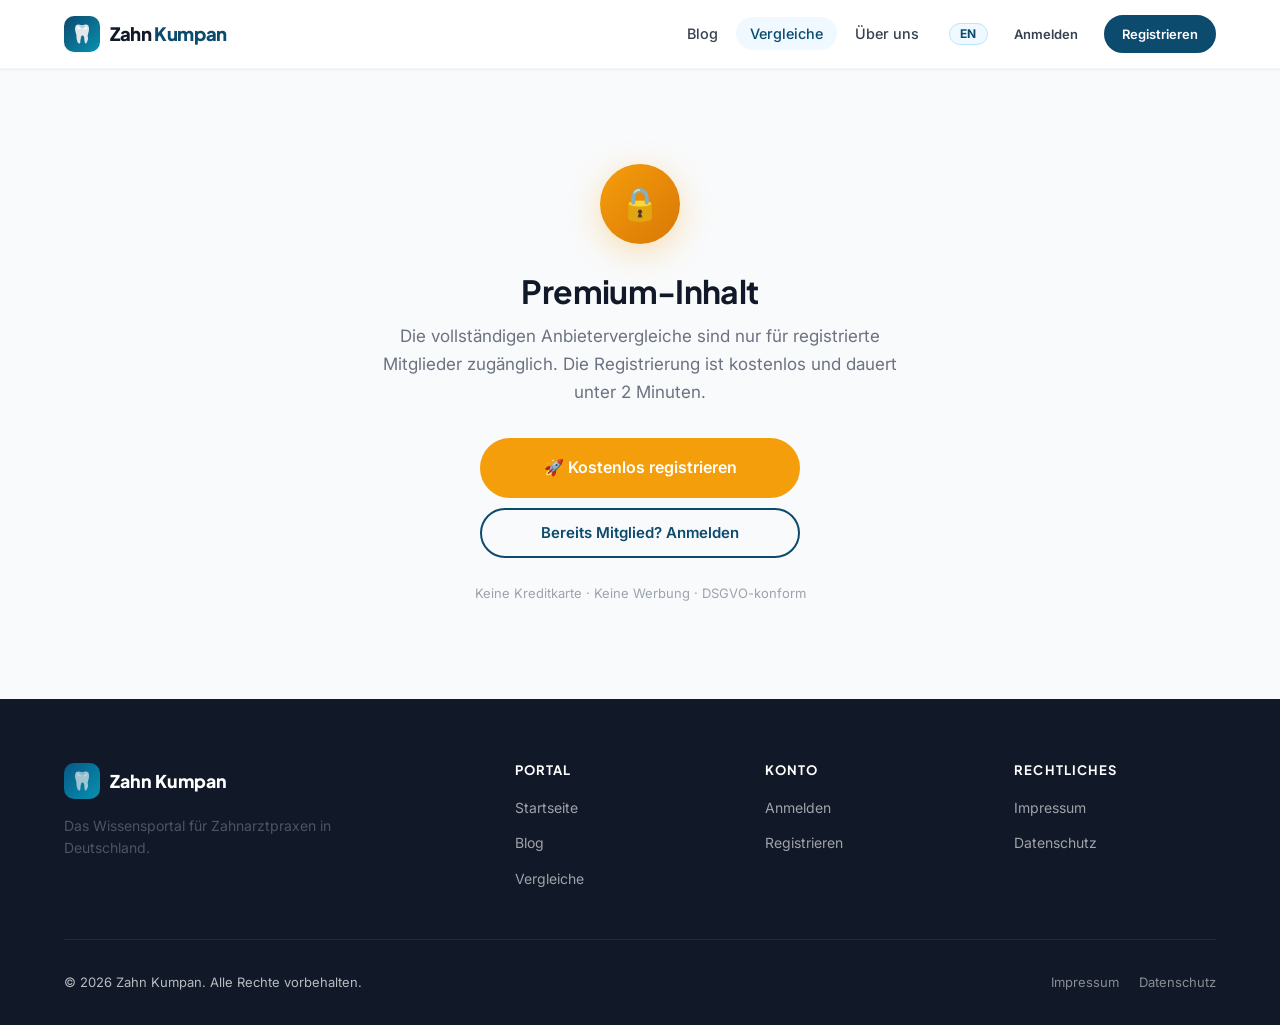
<file: src/vergleich/index.html>
<!DOCTYPE html>
<html lang="de">
<head>
  <meta charset="UTF-8">
  <meta name="viewport" content="width=device-width, initial-scale=1.0">
  <meta name="description" content="Anbietervergleiche für Zahnarztpraxen — Terminbuchungssoftware und Abrechnungszentren im detaillierten Vergleich mit Preisen, Features und Bewertungen.">
  <meta name="robots" content="noindex, nofollow">
  <title>Anbietervergleiche — Zahn Kumpan</title>
  <link rel="stylesheet" href="../assets/css/style.css">
  <link rel="icon" href="data:image/svg+xml,<svg xmlns='http://www.w3.org/2000/svg' viewBox='0 0 100 100'><text y='.9em' font-size='90'>🦷</text></svg>">
</head>
<body>
  <a href="#main-content" class="skip-link" data-i18n="shared.skip">Zum Hauptinhalt springen</a>

  <nav id="mobile-menu" class="mobile-menu" aria-label="Mobiles Menü">
    <button id="mobile-close" class="mobile-close" aria-label="Menü schließen">✕</button>
    <a href="../index.html" data-i18n="shared.mobile.home">🏠 Startseite</a>
    <a href="../blog/index.html" data-i18n="shared.mobile.blog">📰 Blog</a>
    <a href="index.html" class="active" data-i18n="shared.mobile.compare">⚡ Vergleiche</a>
    <div class="mobile-divider"></div>
    <a href="../anmelden.html" id="mobile-login" data-i18n="shared.mobile.login">🔐 Anmelden</a>
  </nav>

  <header class="site-header" role="banner">
    <div class="container">
      <nav class="nav-inner" aria-label="Hauptnavigation">
        <a href="../index.html" class="nav-logo" aria-label="Zahn Kumpan — Startseite">
          <div class="nav-logo-icon" aria-hidden="true">🦷</div>
          <span class="nav-logo-text">Zahn <span>Kumpan</span></span>
        </a>
        <ul class="nav-links" role="list">
          <li><a href="../blog/index.html" data-i18n="shared.nav.blog">Blog</a></li>
          <li><a href="index.html" class="active" data-i18n="shared.nav.compare">Vergleiche</a></li>
          <li><a href="../impressum.html" data-i18n="shared.nav.about">Über uns</a></li>
        </ul>
        <div class="nav-actions">
          <a href="../anmelden.html" class="btn btn-ghost btn-sm" id="nav-login-btn" data-i18n="shared.nav.login">Anmelden</a>
          <a href="../registrieren.html" class="btn btn-primary btn-sm" id="nav-register-btn" data-i18n="shared.nav.register.short">Registrieren</a>
          <div id="nav-user-menu" class="nav-user hidden">
            <div class="nav-user-avatar">DN</div>
            <span class="nav-user-name" id="nav-user-name">Demo Nutzer</span>
            <button id="nav-logout-btn" class="btn btn-ghost btn-sm" style="padding:4px 10px;font-size:0.8rem" aria-label="Abmelden">↪</button>
          </div>
        </div>
        <button id="nav-hamburger" class="nav-hamburger" aria-label="Menü öffnen"><span></span><span></span><span></span></button>
      </nav>
    </div>
  </header>

  <main id="main-content">
    <div id="member-bar" class="member-bar hidden">
      <div class="container">
        <div class="member-bar-inner">
          <span class="member-greeting" data-i18n-html="compare.member.greeting">Willkommen zurück, <strong>Demo Nutzer</strong>! Du hast Premium-Zugang.</span>
          <span class="member-badge" data-i18n="shared.member.badge.short">⭐ Premium aktiv</span>
        </div>
      </div>
    </div>

    <!-- Gate (not logged in) -->
    <div id="premium-gate-container">
      <div style="min-height:70vh;display:flex;align-items:center;justify-content:center;padding:80px 24px;background:var(--gray-50)">
        <div style="text-align:center;max-width:520px">
          <div style="width:80px;height:80px;background:linear-gradient(135deg,var(--amber-500),var(--amber-600));border-radius:50%;display:flex;align-items:center;justify-content:center;font-size:2rem;margin:0 auto 28px;box-shadow:0 8px 32px rgba(245,158,11,0.3)">🔒</div>
          <h1 style="font-size:2rem;margin-bottom:12px;letter-spacing:-0.02em" data-i18n="compare.gate.heading">Premium-Inhalt</h1>
          <p style="color:var(--gray-500);font-size:1.0625rem;margin-bottom:32px;line-height:1.65" data-i18n="compare.gate.desc">
            Die vollständigen Anbietervergleiche sind nur für registrierte Mitglieder zugänglich. Die Registrierung ist kostenlos und dauert unter 2 Minuten.
          </p>
          <div style="display:flex;flex-direction:column;gap:10px;max-width:320px;margin:0 auto 24px">
            <a href="../registrieren.html" class="btn btn-amber btn-lg btn-full" data-i18n="compare.gate.cta1">🚀 Kostenlos registrieren</a>
            <a href="../anmelden.html" class="btn btn-outline btn-full" data-i18n="compare.gate.cta2">Bereits Mitglied? Anmelden</a>
          </div>
          <p style="font-size:0.8125rem;color:var(--gray-400)" data-i18n="compare.gate.note">Keine Kreditkarte · Keine Werbung · DSGVO-konform</p>
        </div>
      </div>
    </div>

    <!-- Upgrade gate (free user: logged in, no premium subscription) -->
    <div id="premium-upgrade-container" class="hidden">
      <div style="min-height:70vh;display:flex;align-items:center;justify-content:center;padding:80px 24px;background:linear-gradient(135deg,var(--amber-50),#fff9f0)">
        <div style="text-align:center;max-width:560px">
          <div style="width:80px;height:80px;background:linear-gradient(135deg,var(--amber-400),var(--amber-600));border-radius:50%;display:flex;align-items:center;justify-content:center;font-size:2rem;margin:0 auto 20px;box-shadow:0 8px 32px rgba(245,158,11,0.35)" aria-hidden="true">⭐</div>
          <div style="display:inline-block;padding:4px 14px;background:var(--amber-100);color:var(--amber-800);border:1px solid var(--amber-200);border-radius:999px;font-size:0.8rem;font-weight:600;margin-bottom:20px" data-i18n="compare.upgrade.plan">📌 Kostenloses Konto aktiv</div>
          <h1 style="font-size:2rem;margin-bottom:12px;letter-spacing:-0.02em" data-i18n="compare.upgrade.heading">Premium freischalten</h1>
          <p style="color:var(--gray-500);font-size:1.0625rem;margin-bottom:28px;line-height:1.65" data-i18n="compare.upgrade.desc">
            Du bist angemeldet, hast aber noch kein Premium-Abonnement. Anbietervergleiche sind ausschließlich für Premium-Mitglieder zugänglich.
          </p>
          <ul style="list-style:none;padding:0;margin:0 auto 32px;max-width:400px;text-align:left;display:flex;flex-direction:column;gap:10px">
            <li style="display:flex;gap:10px;align-items:flex-start"><span style="color:var(--amber-600);font-weight:700;font-size:1rem;flex-shrink:0">✓</span><span data-i18n="compare.upgrade.li1">6 vollständige Anbieterprofile mit echten Preisen</span></li>
            <li style="display:flex;gap:10px;align-items:flex-start"><span style="color:var(--amber-600);font-weight:700;font-size:1rem;flex-shrink:0">✓</span><span data-i18n="compare.upgrade.li2">Filterbare Vergleiche nach Preis, Support und Kategorie</span></li>
            <li style="display:flex;gap:10px;align-items:flex-start"><span style="color:var(--amber-600);font-weight:700;font-size:1rem;flex-shrink:0">✓</span><span data-i18n="compare.upgrade.li3">Detaillierte Vor- und Nachteile aus echten Praxen</span></li>
            <li style="display:flex;gap:10px;align-items:flex-start"><span style="color:var(--amber-600);font-weight:700;font-size:1rem;flex-shrink:0">✓</span><span data-i18n="compare.upgrade.li4">Quartalsweise aktualisierte Anbieterdaten</span></li>
          </ul>
          <div style="display:flex;flex-direction:column;gap:10px;max-width:340px;margin:0 auto 20px">
            <a href="../preise.html" class="btn btn-amber btn-lg btn-full" data-i18n="compare.upgrade.cta">⭐ Jetzt auf Premium upgraden</a>
            <a href="../index.html" class="btn btn-outline btn-full" data-i18n="compare.upgrade.back">← Zurück zur Startseite</a>
          </div>
          <p style="font-size:0.8125rem;color:var(--gray-400)" data-i18n="compare.upgrade.price">ab €14,90/Monat · Keine Kreditkarte nötig · Jederzeit kündbar</p>
        </div>
      </div>
    </div>

    <!-- Full comparison content (logged in) -->
    <div id="premium-full-content" class="hidden">
      <div style="background:linear-gradient(135deg,var(--primary-900),var(--primary-700));padding:64px 0 48px;color:white">
        <div class="container">
          <div style="max-width:640px">
            <nav aria-label="Breadcrumb" style="font-size:0.8125rem;color:rgba(255,255,255,0.6);margin-bottom:16px">
              <a href="../index.html" style="color:rgba(255,255,255,0.6)" data-i18n="compare.breadcrumb.home">Startseite</a>
              <span style="margin:0 8px">›</span>
              <span style="color:white" data-i18n="compare.breadcrumb.page">Vergleiche</span>
            </nav>
            <span style="display:inline-flex;align-items:center;gap:6px;padding:5px 14px;background:rgba(255,255,255,0.12);border:1px solid rgba(255,255,255,0.2);border-radius:999px;font-size:0.8rem;font-weight:600;color:rgba(255,255,255,0.9);margin-bottom:16px" data-i18n="compare.badge">
              ⭐ Premium-Inhalt
            </span>
            <h1 style="color:white;font-size:clamp(1.75rem,4vw,2.5rem);margin-bottom:12px;letter-spacing:-0.02em" data-i18n="compare.heading">Anbietervergleiche</h1>
            <p style="color:rgba(255,255,255,0.75);font-size:1.0625rem;line-height:1.65" data-i18n="compare.desc">
              Vergleiche für Terminbuchungssoftware, Abrechnungszentren, Praxissoftware (PVS) und Praxisfinanzierung — mit verifizierten Preisen, Feature-Listen und Praxis-Bewertungen. Zuletzt aktualisiert: Mai 2026.
            </p>
          </div>
        </div>
      </div>

      <section class="comparison-page" id="comparison-section" aria-labelledby="comparison-heading">
        <div class="container">
          <h2 class="sr-only" id="comparison-heading" data-i18n="compare.heading">Anbietervergleich</h2>

          <div class="filters-bar" role="search" aria-label="Vergleichs-Filter">
            <span class="filters-bar-label" data-i18n="compare.filter.label">Filter:</span>

            <div class="filter-toggle" role="group" aria-label="Kategorie">
              <button class="filter-toggle-btn active" data-category="all" data-i18n="compare.filter.all">Alle</button>
              <button class="filter-toggle-btn" data-category="terminbuchung" data-i18n="compare.filter.booking">Terminbuchung</button>
              <button class="filter-toggle-btn" data-category="abrechnung" data-i18n="compare.filter.billing">Abrechnung</button>
              <button class="filter-toggle-btn" data-category="pvs" data-i18n="compare.filter.pvs">Praxissoftware</button>
              <button class="filter-toggle-btn" data-category="finanzierung" data-i18n="compare.filter.financing">Finanzierung</button>
            </div>

            <select id="filter-price" class="filter-select" aria-label="Preisklasse filtern">
              <option value="all" data-i18n="compare.price.all">Alle Preisklassen</option>
              <option value="guenstig" data-i18n="compare.price.cheap">Günstig (&lt;€50)</option>
              <option value="mittel" data-i18n="compare.price.mid">Mittel (€50–€120)</option>
              <option value="premium" data-i18n="compare.price.premium">Premium (&gt;€120)</option>
              <option value="provision" data-i18n="compare.price.provision">Provisionsbasiert</option>
            </select>

            <select id="filter-support" class="filter-select" aria-label="Mindest-Supportqualität">
              <option value="all" data-i18n="compare.support.all">Alle Supportqualitäten</option>
              <option value="4" data-i18n="compare.support.good">Sehr gut &amp; besser</option>
              <option value="5" data-i18n="compare.support.best">Nur Exzellent</option>
            </select>

            <select id="filter-sort" class="filter-select" aria-label="Sortierung">
              <option value="rating" data-i18n="compare.sort.rating">Sortieren: Beste Bewertung</option>
              <option value="price" data-i18n="compare.sort.price">Sortieren: Niedrigster Preis</option>
              <option value="support" data-i18n="compare.sort.support">Sortieren: Bester Support</option>
            </select>

            <span id="filter-results-count" class="filter-results" aria-live="polite">13 Anbieter gefunden</span>

            <div class="view-toggle" role="group" aria-label="Darstellung wählen" style="margin-left:auto">
              <button class="view-toggle-btn active" data-view="cards" aria-pressed="true" data-i18n="compare.view.cards">⊞ Kacheln</button>
              <button class="view-toggle-btn" data-view="table" aria-pressed="false" data-i18n="compare.view.table">☰ Tabelle</button>
            </div>
          </div>

          <div id="cards-view">
            <div class="comparison-grid" id="comparison-grid" aria-label="Anbieter-Kacheln"></div>
          </div>

          <div id="table-view" class="hidden">
            <div class="comparison-table-wrapper" role="region" aria-label="Anbietervergleich-Tabelle" tabindex="0">
              <table class="comparison-table" aria-label="Anbietervergleich">
                <thead>
                  <tr>
                    <th scope="col"><button data-sort="name"><span data-i18n="compare.th.provider">Anbieter</span> <span class="sort-arrow">↕</span></button></th>
                    <th scope="col"><button data-sort="price"><span data-i18n="compare.th.price">Preis</span> <span class="sort-arrow">↕</span></button></th>
                    <th scope="col"><button data-sort="rating"><span data-i18n="compare.th.rating">Bewertung</span> <span class="sort-arrow">↓</span></button></th>
                    <th scope="col"><button data-sort="support"><span data-i18n="compare.th.support">Support</span> <span class="sort-arrow">↕</span></button></th>
                    <th scope="col" data-i18n="compare.th.trial">Testzeitraum</th>
                    <th scope="col" data-i18n="compare.th.features">Features</th>
                    <th scope="col"><span class="sr-only">Aktionen</span></th>
                  </tr>
                </thead>
                <tbody id="comparison-tbody"></tbody>
              </table>
            </div>
          </div>

          <div style="margin-top:32px;padding:20px 24px;background:var(--primary-50);border:1px solid var(--primary-100);border-radius:var(--radius-md)">
            <p style="font-size:0.875rem;color:var(--primary-800);line-height:1.6">
              <strong>Hinweis:</strong> Alle Preise und Angaben wurden im Mai 2026 recherchiert. Tatsächliche Konditionen können abweichen — bitte prüfen Sie die aktuellen Informationen direkt beim Anbieter. Unsere Vergleiche sind unabhängig und werden nicht von den Anbietern gesponsert.
            </p>
          </div>
        </div>
      </section>
    </div>
  </main>

  <footer class="site-footer" role="contentinfo">
    <div class="container">
      <div class="footer-grid">
        <div class="footer-brand">
          <a href="../index.html" class="footer-logo"><div class="footer-logo-icon">🦷</div><span class="footer-logo-text">Zahn Kumpan</span></a>
          <p class="footer-tagline" data-i18n="shared.footer.tagline.short">Das Wissensportal für Zahnarztpraxen in Deutschland.</p>
        </div>
        <div class="footer-col">
          <h4 data-i18n="shared.footer.portal">Portal</h4>
          <ul class="footer-links">
            <li><a href="../index.html" data-i18n="shared.footer.home">Startseite</a></li>
            <li><a href="../blog/index.html">Blog</a></li>
            <li><a href="index.html" data-i18n="shared.footer.compare">Vergleiche</a></li>
          </ul>
        </div>
        <div class="footer-col">
          <h4 data-i18n="shared.footer.account">Konto</h4>
          <ul class="footer-links">
            <li><a href="../anmelden.html" data-i18n="shared.footer.login">Anmelden</a></li>
            <li><a href="../registrieren.html" data-i18n="shared.footer.register">Registrieren</a></li>
          </ul>
        </div>
        <div class="footer-col">
          <h4 data-i18n="shared.footer.legal">Rechtliches</h4>
          <ul class="footer-links">
            <li><a href="../impressum.html" data-i18n="shared.footer.imprint">Impressum</a></li>
            <li><a href="../datenschutz.html" data-i18n="shared.footer.privacy">Datenschutz</a></li>
          </ul>
        </div>
      </div>
      <div class="footer-bottom">
        <span data-i18n="shared.footer.copyright">© 2026 Zahn Kumpan. Alle Rechte vorbehalten.</span>
        <div class="footer-bottom-links">
          <a href="../impressum.html" data-i18n="shared.footer.imprint">Impressum</a>
          <a href="../datenschutz.html" data-i18n="shared.footer.privacy">Datenschutz</a>
        </div>
      </div>
    </div>
  </footer>

  <script src="../assets/js/i18n.js"></script>
  <script src="../assets/js/auth.js"></script>
  <script src="../assets/js/comparison.js"></script>
  <script src="../assets/js/main.js"></script>
</body>
</html>
</file>
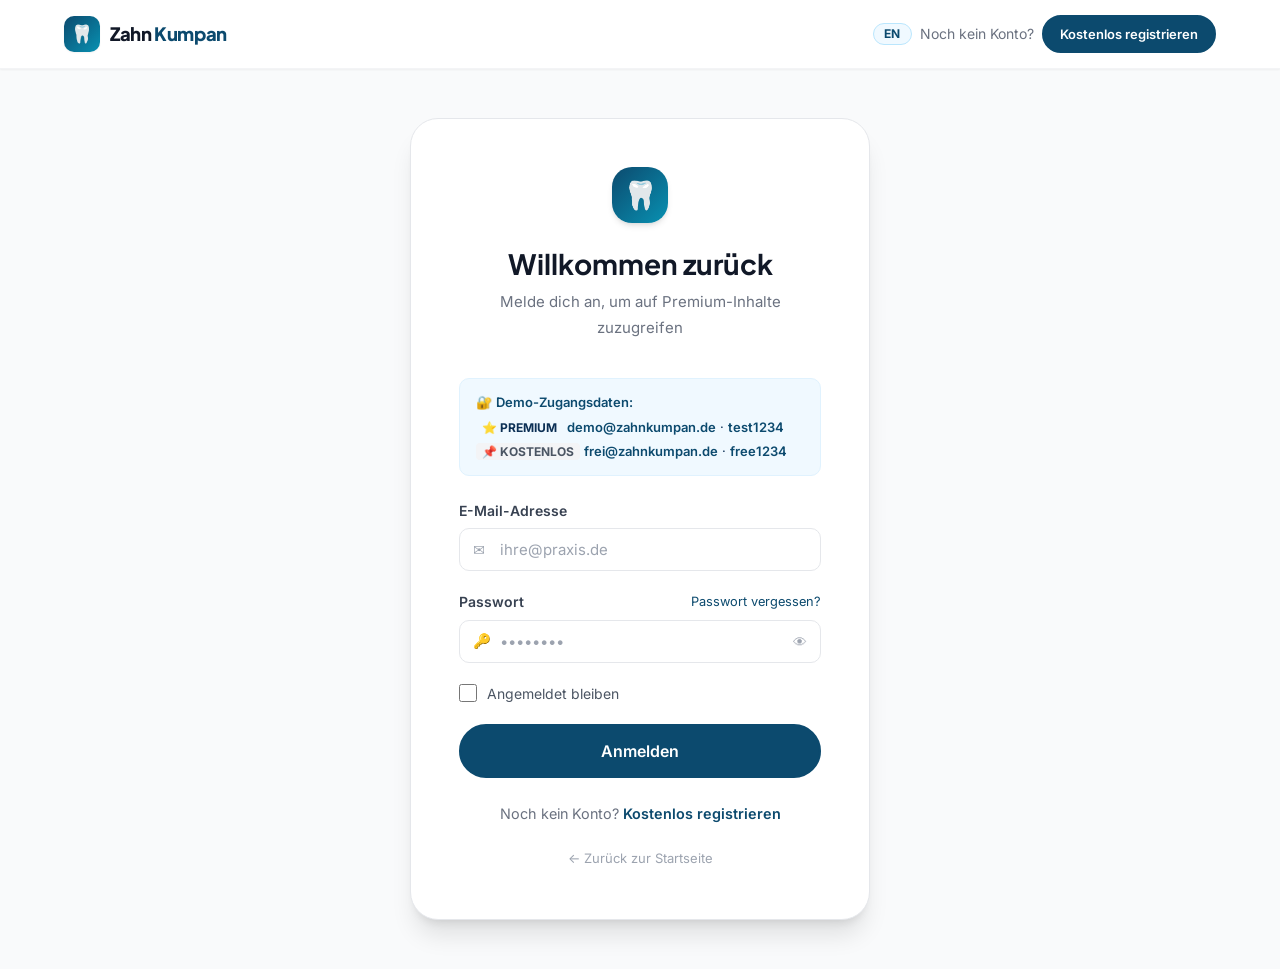
<file: src/anmelden.html>
<!DOCTYPE html>
<html lang="de">
<head>
  <meta charset="UTF-8">
  <meta name="viewport" content="width=device-width, initial-scale=1.0">
  <meta name="robots" content="noindex, nofollow">
  <title>Anmelden — Zahn Kumpan</title>
  <link rel="stylesheet" href="assets/css/style.css">
  <link rel="icon" href="data:image/svg+xml,<svg xmlns='http://www.w3.org/2000/svg' viewBox='0 0 100 100'><text y='.9em' font-size='90'>🦷</text></svg>">
</head>
<body>
  <a href="#main-content" class="skip-link" data-i18n="shared.skip">Zum Hauptinhalt springen</a>

  <header class="site-header" role="banner">
    <div class="container">
      <nav class="nav-inner" aria-label="Hauptnavigation">
        <a href="index.html" class="nav-logo" aria-label="Zahn Kumpan — Startseite">
          <div class="nav-logo-icon" aria-hidden="true">🦷</div>
          <span class="nav-logo-text">Zahn <span>Kumpan</span></span>
        </a>
        <div class="nav-actions" style="margin-left:auto">
          <span style="font-size:0.875rem;color:var(--gray-500)" data-i18n="login.no.account.nav">Noch kein Konto?</span>
          <a href="registrieren.html" class="btn btn-primary btn-sm" data-i18n="shared.nav.register">Kostenlos registrieren</a>
        </div>
      </nav>
    </div>
  </header>

  <main id="main-content">
    <div class="auth-page">
      <div class="auth-card" role="main" aria-labelledby="login-heading">
        <div class="auth-header">
          <div class="auth-logo">
            <div style="width:56px;height:56px;background:linear-gradient(135deg,var(--primary-700),var(--teal-600));border-radius:var(--radius-lg);display:flex;align-items:center;justify-content:center;font-size:1.75rem;box-shadow:var(--shadow-md)">🦷</div>
          </div>
          <h1 class="auth-title" id="login-heading" data-i18n="login.heading">Willkommen zurück</h1>
          <p class="auth-subtitle" data-i18n="login.subtitle">Melde dich an, um auf Premium-Inhalte zuzugreifen</p>
        </div>

        <div class="demo-hint" role="note" aria-label="Demo-Zugangsdaten">
          🔐 <strong>Demo-Zugangsdaten:</strong><br>
          <span style="display:block;margin-top:6px">
            <span style="background:var(--amber-100);color:var(--amber-800);border-radius:4px;padding:1px 6px;font-size:0.75rem;font-weight:700">⭐ PREMIUM</span>
            <strong>demo@zahnkumpan.de</strong> · <strong>test1234</strong>
          </span>
          <span style="display:block;margin-top:4px">
            <span style="background:var(--gray-100);color:var(--gray-600);border-radius:4px;padding:1px 6px;font-size:0.75rem;font-weight:700">📌 KOSTENLOS</span>
            <strong>frei@zahnkumpan.de</strong> · <strong>free1234</strong>
          </span>
        </div>

        <div id="login-error" class="alert alert-error hidden" role="alert" aria-live="assertive"></div>

        <form id="login-form" novalidate aria-label="Anmeldeformular">
          <div class="form-group">
            <label for="login-email" class="form-label" data-i18n="login.email.label">E-Mail-Adresse</label>
            <div class="form-input-wrapper">
              <span class="form-input-icon" aria-hidden="true">✉</span>
              <input type="email" id="login-email" name="email" class="form-input"
                placeholder="ihre@praxis.de" data-i18n-placeholder="login.email.placeholder"
                autocomplete="email" required aria-required="true" aria-describedby="email-hint">
            </div>
            <span id="email-hint" class="form-hint sr-only">Geben Sie Ihre E-Mail-Adresse ein</span>
          </div>

          <div class="form-group">
            <div style="display:flex;justify-content:space-between;align-items:center;margin-bottom:6px">
              <label for="login-password" class="form-label" style="margin-bottom:0" data-i18n="login.password.label">Passwort</label>
              <a href="#" style="font-size:0.8rem;color:var(--primary-700)" data-i18n="login.password.forgot">Passwort vergessen?</a>
            </div>
            <div class="form-input-wrapper">
              <span class="form-input-icon" aria-hidden="true">🔑</span>
              <input type="password" id="login-password" name="password" class="form-input"
                placeholder="••••••••" autocomplete="current-password" required aria-required="true">
              <button type="button" id="toggle-password" class="form-input-toggle" aria-label="Passwort anzeigen/verstecken">👁</button>
            </div>
          </div>

          <div class="form-group">
            <div class="form-checkbox-group">
              <input type="checkbox" id="remember-me" name="remember" class="form-checkbox">
              <label for="remember-me" class="form-checkbox-label" data-i18n="login.remember">Angemeldet bleiben</label>
            </div>
          </div>

          <button type="submit" id="login-submit" class="btn btn-primary btn-full btn-lg" data-i18n="login.submit">Anmelden</button>
        </form>

        <div class="auth-switch">
          <span data-i18n="login.no.account">Noch kein Konto?</span> <a href="registrieren.html" data-i18n="login.register.link">Kostenlos registrieren</a>
        </div>

        <div style="margin-top:20px;text-align:center">
          <a href="index.html" style="font-size:0.8125rem;color:var(--gray-400);text-decoration:none" data-i18n="login.back">← Zurück zur Startseite</a>
        </div>
      </div>
    </div>
  </main>

  <script src="assets/js/i18n.js"></script>
  <script src="assets/js/auth.js"></script>
  <script src="assets/js/main.js"></script>
</body>
</html>
</file>
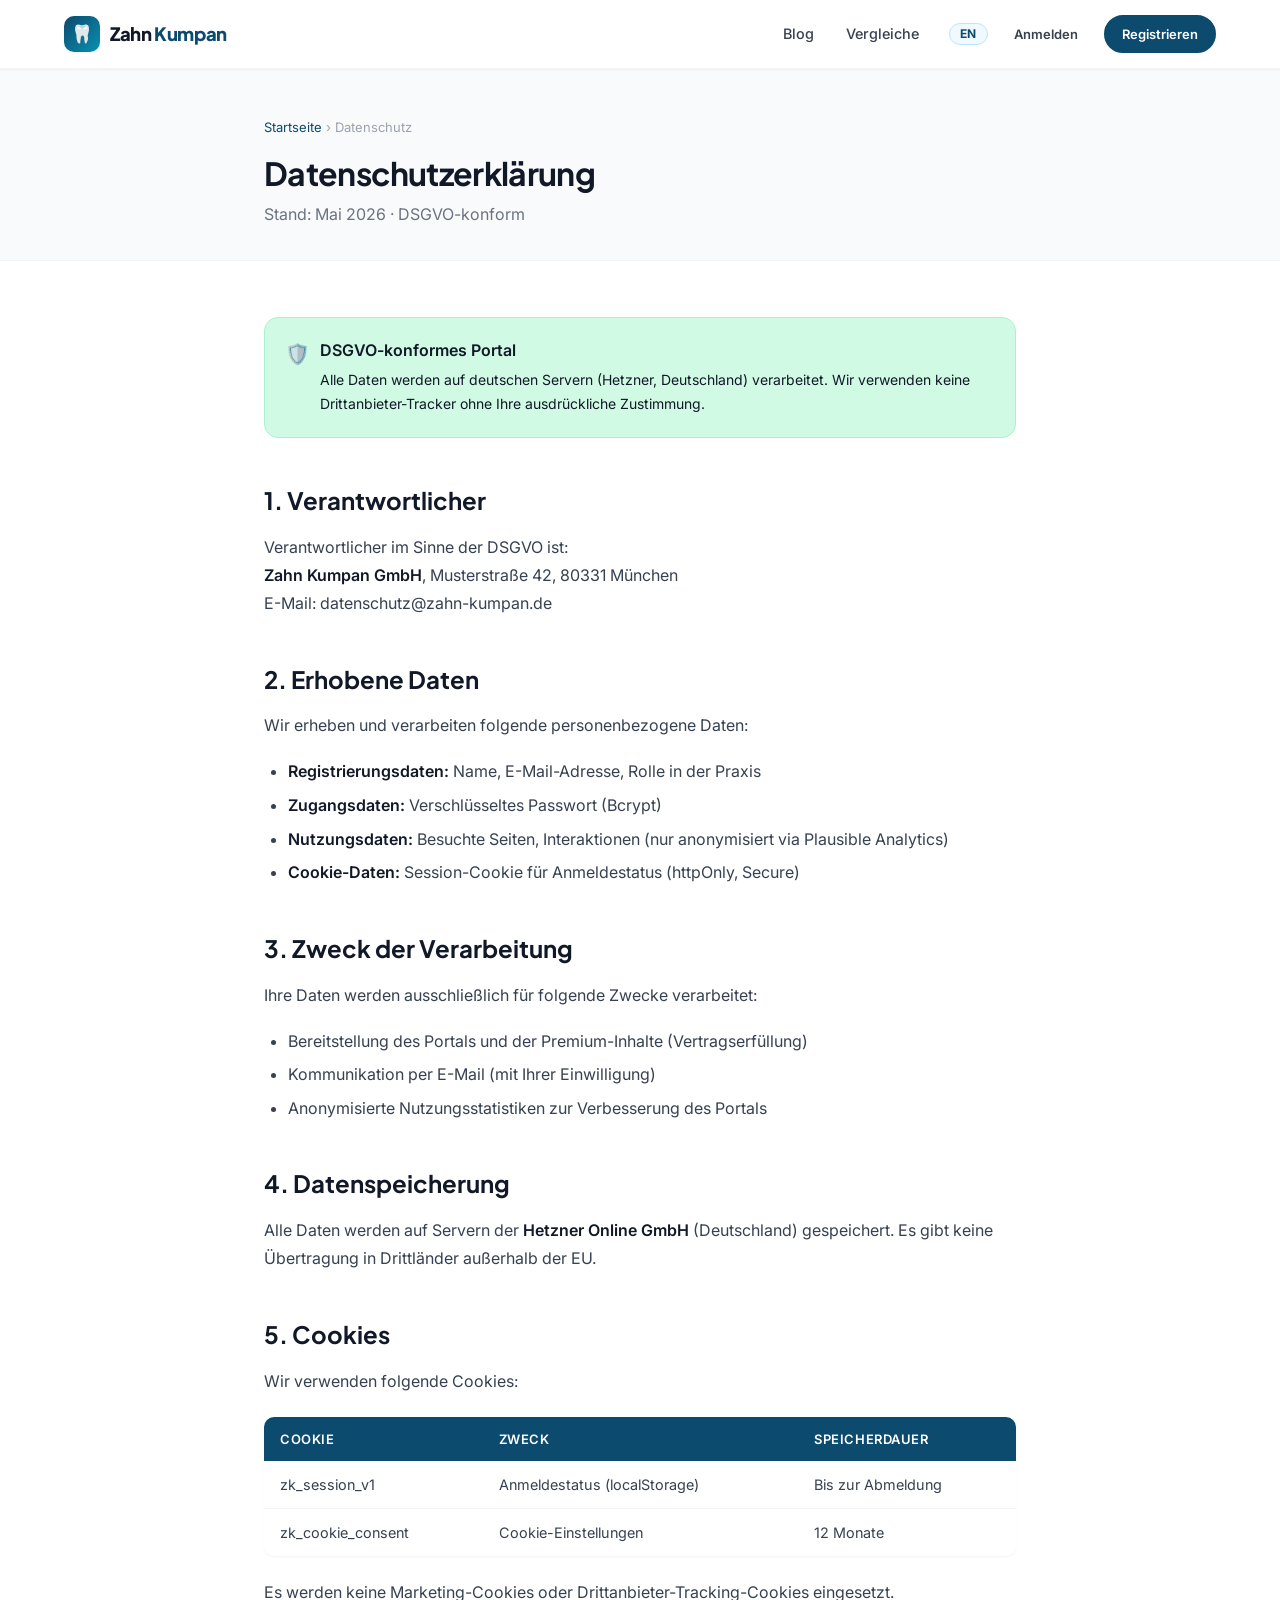
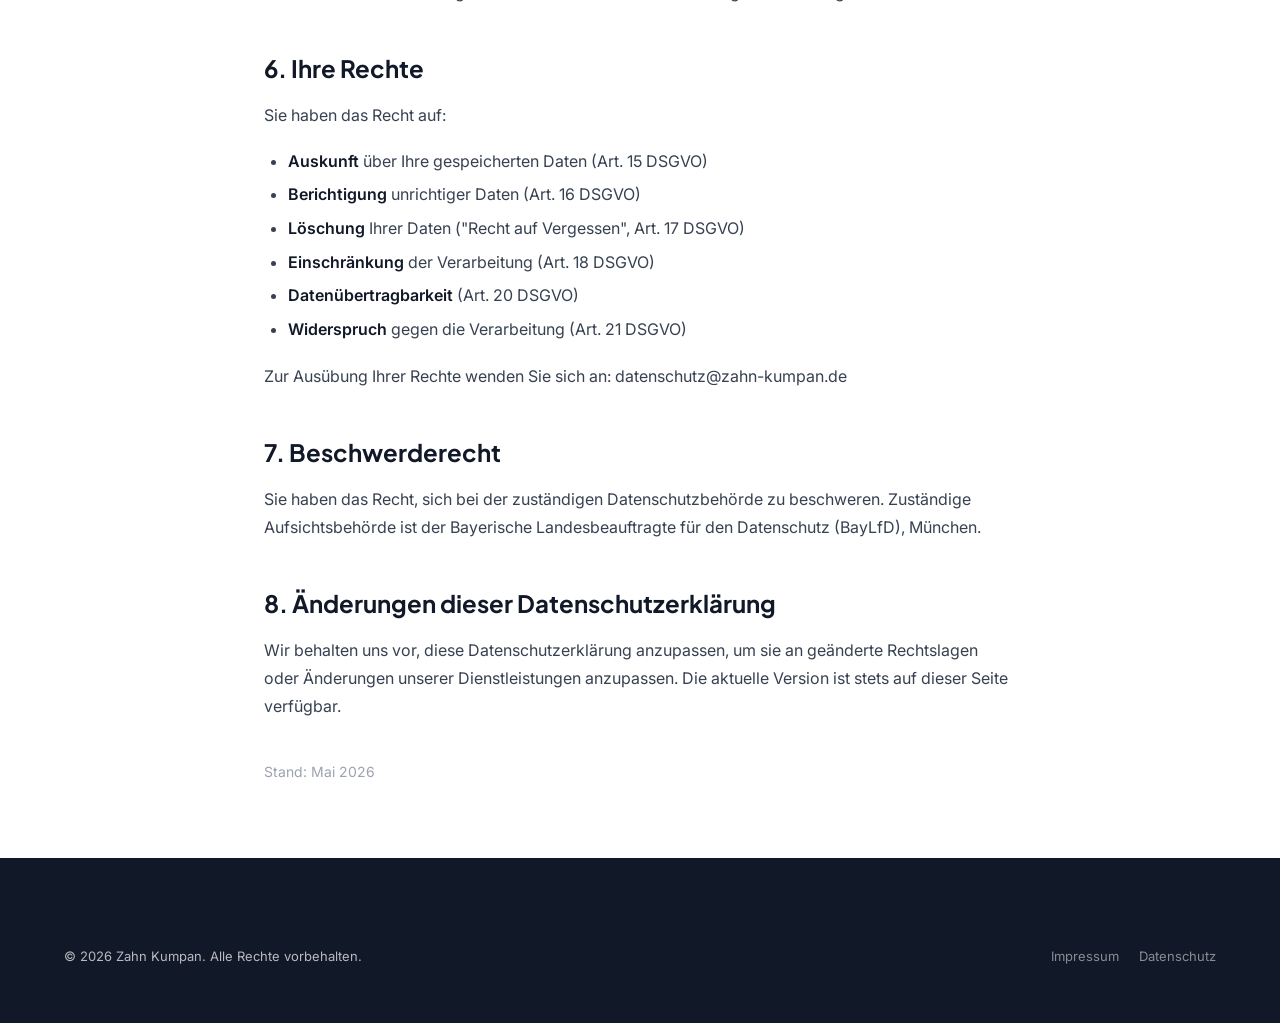
<file: src/datenschutz.html>
<!DOCTYPE html>
<html lang="de">
<head>
  <meta charset="UTF-8">
  <meta name="viewport" content="width=device-width, initial-scale=1.0">
  <meta name="robots" content="noindex, nofollow">
  <title>Datenschutzerklärung — Zahn Kumpan</title>
  <link rel="stylesheet" href="assets/css/style.css">
  <link rel="icon" href="data:image/svg+xml,<svg xmlns='http://www.w3.org/2000/svg' viewBox='0 0 100 100'><text y='.9em' font-size='90'>🦷</text></svg>">
</head>
<body>
  <a href="#main-content" class="skip-link" data-i18n="shared.skip">Zum Hauptinhalt springen</a>
  <header class="site-header" role="banner">
    <div class="container">
      <nav class="nav-inner" aria-label="Hauptnavigation">
        <a href="index.html" class="nav-logo"><div class="nav-logo-icon" aria-hidden="true">🦷</div><span class="nav-logo-text">Zahn <span>Kumpan</span></span></a>
        <ul class="nav-links" role="list">
          <li><a href="blog/index.html" data-i18n="shared.nav.blog">Blog</a></li>
          <li><a href="vergleich/index.html"><span data-i18n="shared.nav.compare">Vergleiche</span></a></li>
        </ul>
        <div class="nav-actions">
          <a href="anmelden.html" class="btn btn-ghost btn-sm" id="nav-login-btn" data-i18n="shared.nav.login">Anmelden</a>
          <a href="registrieren.html" class="btn btn-primary btn-sm" id="nav-register-btn" data-i18n="shared.nav.register.short">Registrieren</a>
          <div id="nav-user-menu" class="nav-user hidden"><div class="nav-user-avatar">DN</div><span class="nav-user-name" id="nav-user-name">Demo Nutzer</span><button id="nav-logout-btn" class="btn btn-ghost btn-sm" style="padding:4px 10px;font-size:0.8rem">↪</button></div>
        </div>
      </nav>
    </div>
  </header>

  <main id="main-content">
    <div style="background:var(--gray-50);padding:48px 0 32px;border-bottom:1px solid var(--gray-100)">
      <div class="container-narrow">
        <nav style="font-size:0.8125rem;color:var(--gray-400);margin-bottom:16px">
          <a href="index.html" style="color:var(--primary-700)" data-i18n="shared.footer.home">Startseite</a> › <span data-i18n="shared.footer.privacy">Datenschutz</span>
        </nav>
        <h1 style="font-size:2rem;letter-spacing:-0.02em">Datenschutzerklärung</h1>
        <p style="color:var(--gray-500);margin-top:8px">Stand: Mai 2026 · DSGVO-konform</p>
      </div>
    </div>

    <div class="section-sm">
      <div class="container-narrow">
        <div class="article-body">
          <div style="padding:20px;background:var(--green-100);border:1px solid #A7F3D0;border-radius:var(--radius-md);margin-bottom:32px">
            <div style="display:flex;gap:10px;align-items:flex-start">
              <span style="font-size:1.25rem">🛡️</span>
              <div>
                <strong style="color:var(--green-700)">DSGVO-konformes Portal</strong>
                <p style="margin:4px 0 0;font-size:0.875rem;color:var(--green-700)">Alle Daten werden auf deutschen Servern (Hetzner, Deutschland) verarbeitet. Wir verwenden keine Drittanbieter-Tracker ohne Ihre ausdrückliche Zustimmung.</p>
              </div>
            </div>
          </div>

          <h2>1. Verantwortlicher</h2>
          <p>Verantwortlicher im Sinne der DSGVO ist:<br>
          <strong>Zahn Kumpan GmbH</strong>, Musterstraße 42, 80331 München<br>
          E-Mail: datenschutz@zahn-kumpan.de</p>

          <h2>2. Erhobene Daten</h2>
          <p>Wir erheben und verarbeiten folgende personenbezogene Daten:</p>
          <ul>
            <li><strong>Registrierungsdaten:</strong> Name, E-Mail-Adresse, Rolle in der Praxis</li>
            <li><strong>Zugangsdaten:</strong> Verschlüsseltes Passwort (Bcrypt)</li>
            <li><strong>Nutzungsdaten:</strong> Besuchte Seiten, Interaktionen (nur anonymisiert via Plausible Analytics)</li>
            <li><strong>Cookie-Daten:</strong> Session-Cookie für Anmeldestatus (httpOnly, Secure)</li>
          </ul>

          <h2>3. Zweck der Verarbeitung</h2>
          <p>Ihre Daten werden ausschließlich für folgende Zwecke verarbeitet:</p>
          <ul>
            <li>Bereitstellung des Portals und der Premium-Inhalte (Vertragserfüllung)</li>
            <li>Kommunikation per E-Mail (mit Ihrer Einwilligung)</li>
            <li>Anonymisierte Nutzungsstatistiken zur Verbesserung des Portals</li>
          </ul>

          <h2>4. Datenspeicherung</h2>
          <p>Alle Daten werden auf Servern der <strong>Hetzner Online GmbH</strong> (Deutschland) gespeichert. Es gibt keine Übertragung in Drittländer außerhalb der EU.</p>

          <h2 id="cookies">5. Cookies</h2>
          <p>Wir verwenden folgende Cookies:</p>
          <table>
            <thead><tr><th>Cookie</th><th>Zweck</th><th>Speicherdauer</th></tr></thead>
            <tbody>
              <tr><td>zk_session_v1</td><td>Anmeldestatus (localStorage)</td><td>Bis zur Abmeldung</td></tr>
              <tr><td>zk_cookie_consent</td><td>Cookie-Einstellungen</td><td>12 Monate</td></tr>
            </tbody>
          </table>
          <p>Es werden keine Marketing-Cookies oder Drittanbieter-Tracking-Cookies eingesetzt.</p>

          <h2>6. Ihre Rechte</h2>
          <p>Sie haben das Recht auf:</p>
          <ul>
            <li><strong>Auskunft</strong> über Ihre gespeicherten Daten (Art. 15 DSGVO)</li>
            <li><strong>Berichtigung</strong> unrichtiger Daten (Art. 16 DSGVO)</li>
            <li><strong>Löschung</strong> Ihrer Daten ("Recht auf Vergessen", Art. 17 DSGVO)</li>
            <li><strong>Einschränkung</strong> der Verarbeitung (Art. 18 DSGVO)</li>
            <li><strong>Datenübertragbarkeit</strong> (Art. 20 DSGVO)</li>
            <li><strong>Widerspruch</strong> gegen die Verarbeitung (Art. 21 DSGVO)</li>
          </ul>

          <p>Zur Ausübung Ihrer Rechte wenden Sie sich an: datenschutz@zahn-kumpan.de</p>

          <h2>7. Beschwerderecht</h2>
          <p>Sie haben das Recht, sich bei der zuständigen Datenschutzbehörde zu beschweren. Zuständige Aufsichtsbehörde ist der Bayerische Landesbeauftragte für den Datenschutz (BayLfD), München.</p>

          <h2>8. Änderungen dieser Datenschutzerklärung</h2>
          <p>Wir behalten uns vor, diese Datenschutzerklärung anzupassen, um sie an geänderte Rechtslagen oder Änderungen unserer Dienstleistungen anzupassen. Die aktuelle Version ist stets auf dieser Seite verfügbar.</p>

          <p style="margin-top:40px;font-size:0.875rem;color:var(--gray-400)">Stand: Mai 2026</p>
        </div>
      </div>
    </div>
  </main>

  <footer class="site-footer" role="contentinfo">
    <div class="container">
      <div class="footer-bottom" style="padding-top:0;border-top:none;padding:24px 0">
        <span data-i18n="shared.footer.copyright">© 2026 Zahn Kumpan. Alle Rechte vorbehalten.</span>
        <div class="footer-bottom-links">
          <a href="impressum.html" data-i18n="shared.footer.imprint">Impressum</a>
          <a href="datenschutz.html" data-i18n="shared.footer.privacy">Datenschutz</a>
        </div>
      </div>
    </div>
  </footer>

  <script src="assets/js/i18n.js"></script>
  <script src="assets/js/auth.js"></script>
</body>
</html>
</file>
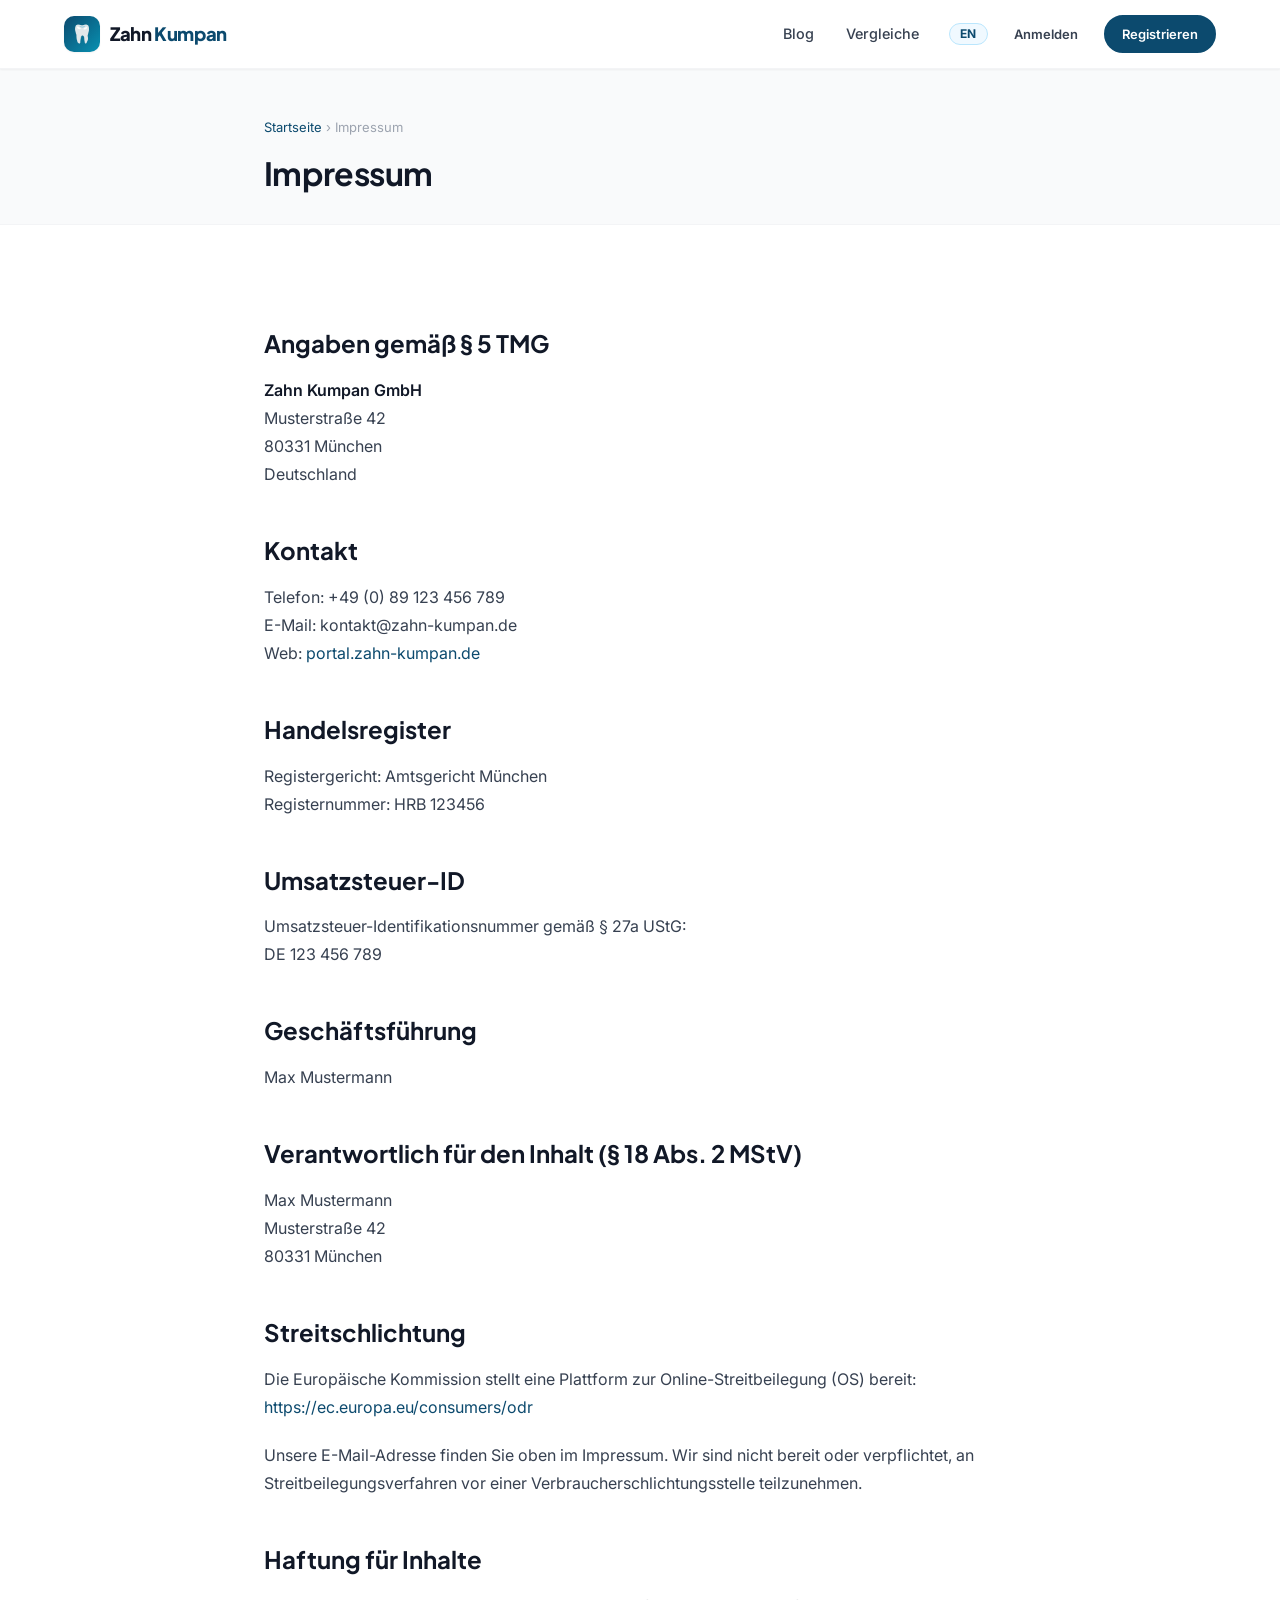
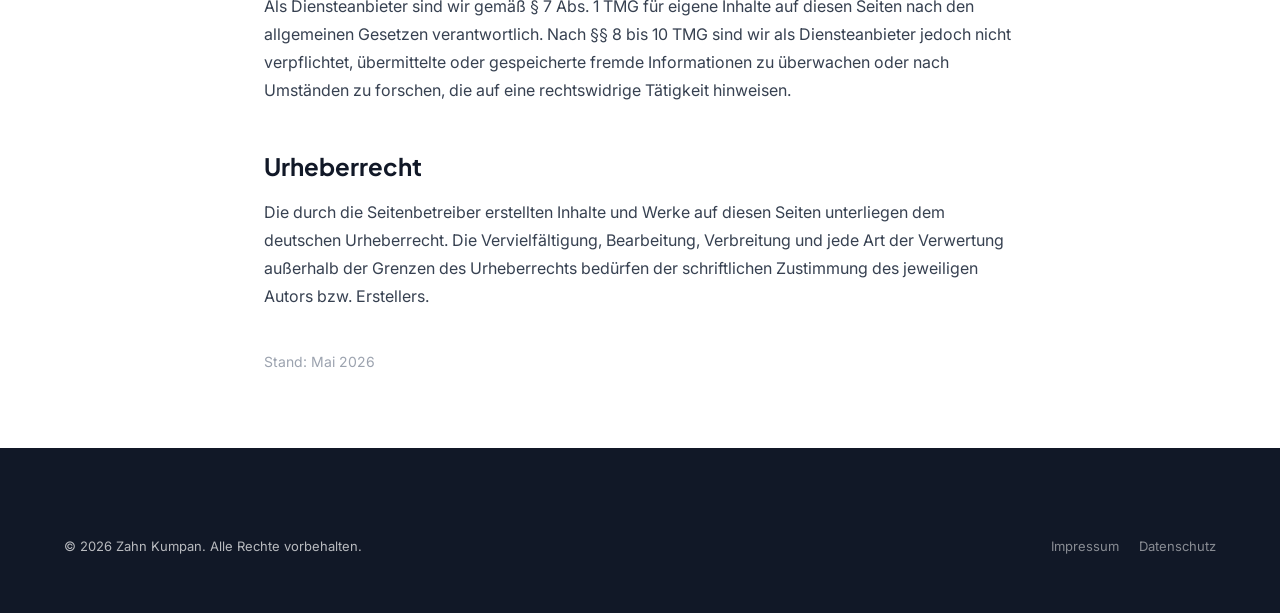
<file: src/impressum.html>
<!DOCTYPE html>
<html lang="de">
<head>
  <meta charset="UTF-8">
  <meta name="viewport" content="width=device-width, initial-scale=1.0">
  <meta name="robots" content="noindex, nofollow">
  <title>Impressum — Zahn Kumpan</title>
  <link rel="stylesheet" href="assets/css/style.css">
  <link rel="icon" href="data:image/svg+xml,<svg xmlns='http://www.w3.org/2000/svg' viewBox='0 0 100 100'><text y='.9em' font-size='90'>🦷</text></svg>">
</head>
<body>
  <a href="#main-content" class="skip-link" data-i18n="shared.skip">Zum Hauptinhalt springen</a>
  <header class="site-header" role="banner">
    <div class="container">
      <nav class="nav-inner" aria-label="Hauptnavigation">
        <a href="index.html" class="nav-logo"><div class="nav-logo-icon" aria-hidden="true">🦷</div><span class="nav-logo-text">Zahn <span>Kumpan</span></span></a>
        <ul class="nav-links" role="list">
          <li><a href="blog/index.html" data-i18n="shared.nav.blog">Blog</a></li>
          <li><a href="vergleich/index.html" class="nav-premium-link"><span data-i18n="shared.nav.compare">Vergleiche</span></a></li>
        </ul>
        <div class="nav-actions">
          <a href="anmelden.html" class="btn btn-ghost btn-sm" id="nav-login-btn" data-i18n="shared.nav.login">Anmelden</a>
          <a href="registrieren.html" class="btn btn-primary btn-sm" id="nav-register-btn" data-i18n="shared.nav.register.short">Registrieren</a>
          <div id="nav-user-menu" class="nav-user hidden"><div class="nav-user-avatar">DN</div><span class="nav-user-name" id="nav-user-name">Demo Nutzer</span><button id="nav-logout-btn" class="btn btn-ghost btn-sm" style="padding:4px 10px;font-size:0.8rem">↪</button></div>
        </div>
      </nav>
    </div>
  </header>

  <main id="main-content">
    <div style="background:var(--gray-50);padding:48px 0 32px;border-bottom:1px solid var(--gray-100)">
      <div class="container-narrow">
        <nav style="font-size:0.8125rem;color:var(--gray-400);margin-bottom:16px">
          <a href="index.html" style="color:var(--primary-700)" data-i18n="shared.footer.home">Startseite</a> › <span data-i18n="imprint.breadcrumb">Impressum</span>
        </nav>
        <h1 style="font-size:2rem;letter-spacing:-0.02em" data-i18n="imprint.h1">Impressum</h1>
      </div>
    </div>

    <div class="section-sm">
      <div class="container-narrow">
        <div class="article-body">
          <h2>Angaben gemäß § 5 TMG</h2>
          <p>
            <strong>Zahn Kumpan GmbH</strong><br>
            Musterstraße 42<br>
            80331 München<br>
            Deutschland
          </p>

          <h2>Kontakt</h2>
          <p>
            Telefon: +49 (0) 89 123 456 789<br>
            E-Mail: kontakt@zahn-kumpan.de<br>
            Web: <a href="https://portal.zahn-kumpan.de">portal.zahn-kumpan.de</a>
          </p>

          <h2>Handelsregister</h2>
          <p>
            Registergericht: Amtsgericht München<br>
            Registernummer: HRB 123456
          </p>

          <h2>Umsatzsteuer-ID</h2>
          <p>
            Umsatzsteuer-Identifikationsnummer gemäß § 27a UStG:<br>
            DE 123 456 789
          </p>

          <h2>Geschäftsführung</h2>
          <p>Max Mustermann</p>

          <h2>Verantwortlich für den Inhalt (§ 18 Abs. 2 MStV)</h2>
          <p>
            Max Mustermann<br>
            Musterstraße 42<br>
            80331 München
          </p>

          <h2>Streitschlichtung</h2>
          <p>
            Die Europäische Kommission stellt eine Plattform zur Online-Streitbeilegung (OS) bereit:
            <a href="https://ec.europa.eu/consumers/odr" target="_blank" rel="noopener">https://ec.europa.eu/consumers/odr</a>
          </p>
          <p>
            Unsere E-Mail-Adresse finden Sie oben im Impressum.
            Wir sind nicht bereit oder verpflichtet, an Streitbeilegungsverfahren vor einer Verbraucherschlichtungsstelle teilzunehmen.
          </p>

          <h2>Haftung für Inhalte</h2>
          <p>
            Als Diensteanbieter sind wir gemäß § 7 Abs. 1 TMG für eigene Inhalte auf diesen Seiten nach den allgemeinen Gesetzen verantwortlich. Nach §§ 8 bis 10 TMG sind wir als Diensteanbieter jedoch nicht verpflichtet, übermittelte oder gespeicherte fremde Informationen zu überwachen oder nach Umständen zu forschen, die auf eine rechtswidrige Tätigkeit hinweisen.
          </p>

          <h2>Urheberrecht</h2>
          <p>
            Die durch die Seitenbetreiber erstellten Inhalte und Werke auf diesen Seiten unterliegen dem deutschen Urheberrecht. Die Vervielfältigung, Bearbeitung, Verbreitung und jede Art der Verwertung außerhalb der Grenzen des Urheberrechts bedürfen der schriftlichen Zustimmung des jeweiligen Autors bzw. Erstellers.
          </p>

          <p style="margin-top:40px;font-size:0.875rem;color:var(--gray-400)">
            Stand: Mai 2026
          </p>
        </div>
      </div>
    </div>
  </main>

  <footer class="site-footer" role="contentinfo">
    <div class="container">
      <div class="footer-bottom" style="padding-top:0;border-top:none;padding:24px 0">
        <span data-i18n="shared.footer.copyright">© 2026 Zahn Kumpan. Alle Rechte vorbehalten.</span>
        <div class="footer-bottom-links">
          <a href="impressum.html" data-i18n="shared.footer.imprint">Impressum</a>
          <a href="datenschutz.html" data-i18n="shared.footer.privacy">Datenschutz</a>
        </div>
      </div>
    </div>
  </footer>

  <script src="assets/js/i18n.js"></script>
  <script src="assets/js/auth.js"></script>
</body>
</html>
</file>
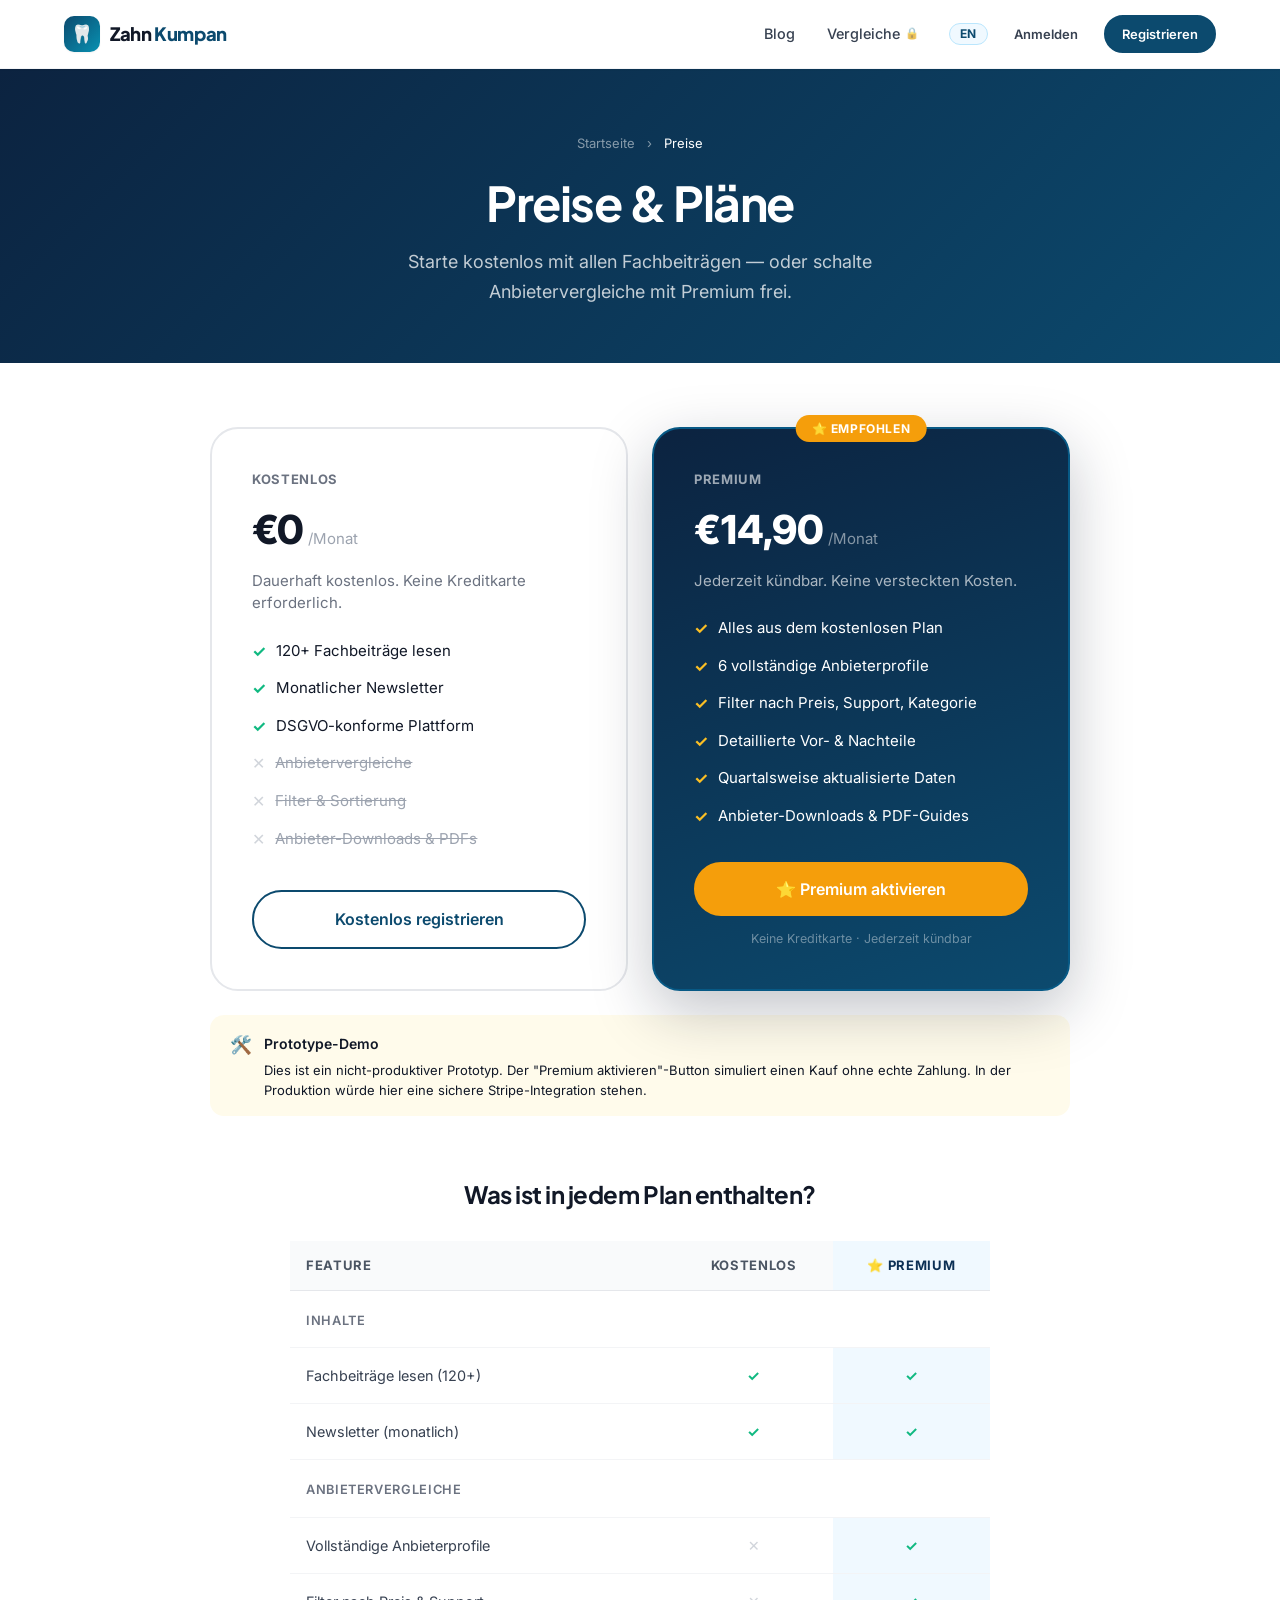
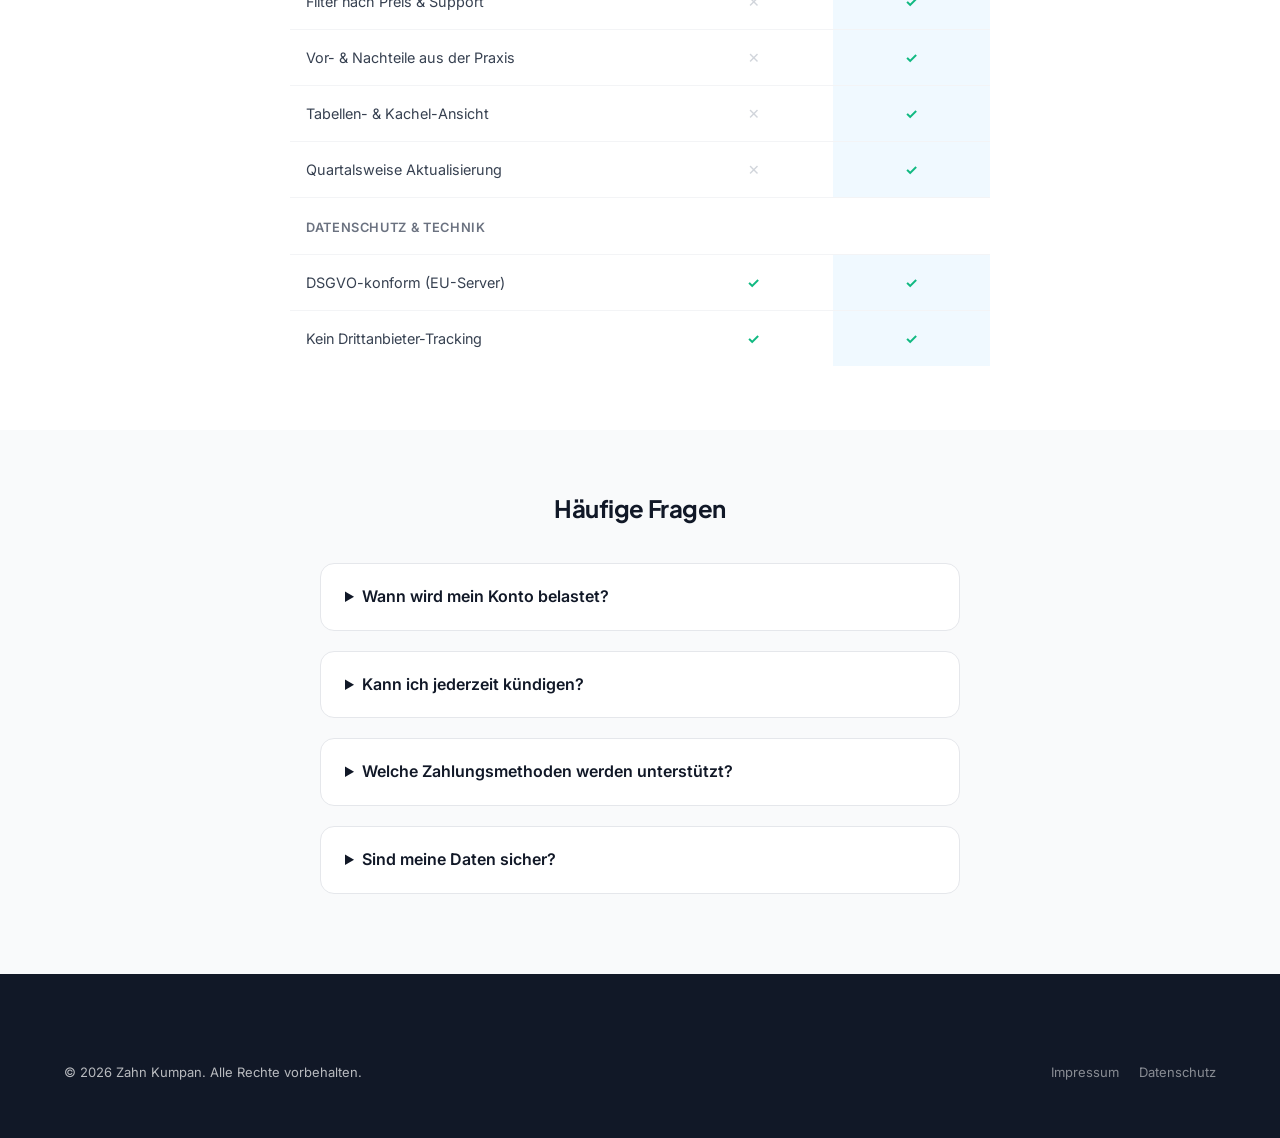
<file: src/preise.html>
<!DOCTYPE html>
<html lang="de">
<head>
  <meta charset="UTF-8">
  <meta name="viewport" content="width=device-width, initial-scale=1.0">
  <meta name="robots" content="noindex, nofollow">
  <title>Preise & Pläne — Zahn Kumpan</title>
  <link rel="stylesheet" href="assets/css/style.css">
  <link rel="icon" href="data:image/svg+xml,<svg xmlns='http://www.w3.org/2000/svg' viewBox='0 0 100 100'><text y='.9em' font-size='90'>🦷</text></svg>">
</head>
<body>
  <a href="#main-content" class="skip-link" data-i18n="shared.skip">Zum Hauptinhalt springen</a>

  <header class="site-header" role="banner">
    <div class="container">
      <nav class="nav-inner" aria-label="Hauptnavigation">
        <a href="index.html" class="nav-logo" aria-label="Zahn Kumpan — Startseite">
          <div class="nav-logo-icon" aria-hidden="true">🦷</div>
          <span class="nav-logo-text">Zahn <span>Kumpan</span></span>
        </a>
        <ul class="nav-links" role="list">
          <li><a href="blog/index.html" data-i18n="shared.nav.blog">Blog</a></li>
          <li>
            <a href="vergleich/index.html" class="nav-premium-link">
              <span data-i18n="shared.nav.compare">Vergleiche</span>
              <span class="lock-icon" id="nav-lock-icon" aria-hidden="true">🔒</span>
            </a>
          </li>
        </ul>
        <div class="nav-actions">
          <a href="anmelden.html" class="btn btn-ghost btn-sm" id="nav-login-btn" data-i18n="shared.nav.login">Anmelden</a>
          <a href="registrieren.html" class="btn btn-primary btn-sm" id="nav-register-btn" data-i18n="shared.nav.register.short">Registrieren</a>
          <div id="nav-user-menu" class="nav-user hidden">
            <div class="nav-user-avatar">DN</div>
            <span class="nav-user-name" id="nav-user-name">Demo Nutzer</span>
            <button id="nav-logout-btn" class="btn btn-ghost btn-sm" style="padding:4px 10px;font-size:0.8rem" aria-label="Abmelden">↪</button>
          </div>
        </div>
      </nav>
    </div>
  </header>

  <main id="main-content">
    <div id="member-bar" class="member-bar hidden">
      <div class="container">
        <div class="member-bar-inner">
          <span class="member-greeting">Willkommen zurück, <strong>Demo Nutzer</strong>!</span>
          <span class="member-badge">⭐ Premium-Zugang aktiv</span>
        </div>
      </div>
    </div>

    <!-- Hero -->
    <div style="background:linear-gradient(135deg,var(--primary-900),var(--primary-700));padding:64px 0 56px;color:white;text-align:center">
      <div class="container">
        <nav aria-label="Breadcrumb" style="font-size:0.8125rem;color:rgba(255,255,255,0.5);margin-bottom:20px">
          <a href="index.html" style="color:rgba(255,255,255,0.5)">Startseite</a>
          <span style="margin:0 8px">›</span>
          <span style="color:white">Preise</span>
        </nav>
        <h1 style="color:white;font-size:clamp(2rem,5vw,3rem);letter-spacing:-0.03em;margin-bottom:16px">Preise &amp; Pläne</h1>
        <p style="color:rgba(255,255,255,0.75);font-size:1.125rem;max-width:540px;margin:0 auto;line-height:1.65">
          Starte kostenlos mit allen Fachbeiträgen — oder schalte Anbietervergleiche mit Premium frei.
        </p>
      </div>
    </div>

    <!-- Already premium notice -->
    <div id="already-premium-notice" class="hidden" style="background:var(--green-50);border-bottom:1px solid var(--green-100);padding:16px 0;text-align:center">
      <div class="container">
        <p style="color:var(--green-700);font-weight:600">✅ Du hast bereits Premium-Zugang. <a href="vergleich/index.html" style="color:var(--green-700);text-decoration:underline">Direkt zu den Vergleichen →</a></p>
      </div>
    </div>

    <!-- Pricing cards -->
    <section style="padding:64px 0" aria-labelledby="pricing-heading">
      <div class="container">
        <h2 class="sr-only" id="pricing-heading">Preispläne</h2>
        <div style="display:grid;grid-template-columns:1fr 1fr;gap:24px;max-width:860px;margin:0 auto" class="pricing-grid">

          <!-- Free plan -->
          <div style="background:white;border:2px solid var(--gray-200);border-radius:var(--radius-xl);padding:40px;display:flex;flex-direction:column" role="article" aria-label="Kostenloser Plan">
            <div style="margin-bottom:24px">
              <div style="font-size:0.8125rem;font-weight:700;color:var(--gray-500);text-transform:uppercase;letter-spacing:0.05em;margin-bottom:8px">Kostenlos</div>
              <div style="display:flex;align-items:baseline;gap:4px;margin-bottom:8px">
                <span style="font-size:2.5rem;font-weight:800;color:var(--gray-900)">€0</span>
                <span style="color:var(--gray-400);font-size:0.9375rem">/Monat</span>
              </div>
              <p style="color:var(--gray-500);font-size:0.9375rem;line-height:1.5">Dauerhaft kostenlos. Keine Kreditkarte erforderlich.</p>
            </div>

            <ul style="list-style:none;padding:0;margin:0 0 32px;display:flex;flex-direction:column;gap:12px;flex:1">
              <li style="display:flex;gap:10px;align-items:flex-start">
                <span style="color:var(--green-500);font-weight:700;flex-shrink:0">✓</span>
                <span style="font-size:0.9375rem">120+ Fachbeiträge lesen</span>
              </li>
              <li style="display:flex;gap:10px;align-items:flex-start">
                <span style="color:var(--green-500);font-weight:700;flex-shrink:0">✓</span>
                <span style="font-size:0.9375rem">Monatlicher Newsletter</span>
              </li>
              <li style="display:flex;gap:10px;align-items:flex-start">
                <span style="color:var(--green-500);font-weight:700;flex-shrink:0">✓</span>
                <span style="font-size:0.9375rem">DSGVO-konforme Plattform</span>
              </li>
              <li style="display:flex;gap:10px;align-items:flex-start">
                <span style="color:var(--gray-300);font-weight:700;flex-shrink:0">✕</span>
                <span style="font-size:0.9375rem;color:var(--gray-400);text-decoration:line-through">Anbietervergleiche</span>
              </li>
              <li style="display:flex;gap:10px;align-items:flex-start">
                <span style="color:var(--gray-300);font-weight:700;flex-shrink:0">✕</span>
                <span style="font-size:0.9375rem;color:var(--gray-400);text-decoration:line-through">Filter & Sortierung</span>
              </li>
              <li style="display:flex;gap:10px;align-items:flex-start">
                <span style="color:var(--gray-300);font-weight:700;flex-shrink:0">✕</span>
                <span style="font-size:0.9375rem;color:var(--gray-400);text-decoration:line-through">Anbieter-Downloads & PDFs</span>
              </li>
            </ul>

            <a href="registrieren.html" class="btn btn-outline btn-full btn-lg" id="free-cta">Kostenlos registrieren</a>
          </div>

          <!-- Premium plan -->
          <div style="background:linear-gradient(160deg,var(--primary-900),var(--primary-700));border:2px solid var(--primary-600);border-radius:var(--radius-xl);padding:40px;display:flex;flex-direction:column;position:relative;box-shadow:0 20px 60px rgba(15,23,42,0.25)" role="article" aria-label="Premium Plan">
            <div style="position:absolute;top:-14px;left:50%;transform:translateX(-50%);background:var(--amber-500);color:white;font-size:0.75rem;font-weight:700;padding:4px 16px;border-radius:999px;letter-spacing:0.05em;white-space:nowrap">⭐ EMPFOHLEN</div>

            <div style="margin-bottom:24px">
              <div style="font-size:0.8125rem;font-weight:700;color:rgba(255,255,255,0.6);text-transform:uppercase;letter-spacing:0.05em;margin-bottom:8px">Premium</div>
              <div style="display:flex;align-items:baseline;gap:4px;margin-bottom:8px">
                <span style="font-size:2.5rem;font-weight:800;color:white">€14,90</span>
                <span style="color:rgba(255,255,255,0.5);font-size:0.9375rem">/Monat</span>
              </div>
              <p style="color:rgba(255,255,255,0.65);font-size:0.9375rem;line-height:1.5">Jederzeit kündbar. Keine versteckten Kosten.</p>
            </div>

            <ul style="list-style:none;padding:0;margin:0 0 32px;display:flex;flex-direction:column;gap:12px;flex:1">
              <li style="display:flex;gap:10px;align-items:flex-start">
                <span style="color:var(--amber-400);font-weight:700;flex-shrink:0">✓</span>
                <span style="font-size:0.9375rem;color:white">Alles aus dem kostenlosen Plan</span>
              </li>
              <li style="display:flex;gap:10px;align-items:flex-start">
                <span style="color:var(--amber-400);font-weight:700;flex-shrink:0">✓</span>
                <span style="font-size:0.9375rem;color:white">6 vollständige Anbieterprofile</span>
              </li>
              <li style="display:flex;gap:10px;align-items:flex-start">
                <span style="color:var(--amber-400);font-weight:700;flex-shrink:0">✓</span>
                <span style="font-size:0.9375rem;color:white">Filter nach Preis, Support, Kategorie</span>
              </li>
              <li style="display:flex;gap:10px;align-items:flex-start">
                <span style="color:var(--amber-400);font-weight:700;flex-shrink:0">✓</span>
                <span style="font-size:0.9375rem;color:white">Detaillierte Vor- &amp; Nachteile</span>
              </li>
              <li style="display:flex;gap:10px;align-items:flex-start">
                <span style="color:var(--amber-400);font-weight:700;flex-shrink:0">✓</span>
                <span style="font-size:0.9375rem;color:white">Quartalsweise aktualisierte Daten</span>
              </li>
              <li style="display:flex;gap:10px;align-items:flex-start">
                <span style="color:var(--amber-400);font-weight:700;flex-shrink:0">✓</span>
                <span style="font-size:0.9375rem;color:white">Anbieter-Downloads &amp; PDF-Guides</span>
              </li>
            </ul>

            <button id="premium-upgrade-btn" class="btn btn-amber btn-full btn-lg" onclick="handleUpgrade()">
              ⭐ Premium aktivieren
            </button>
            <p style="text-align:center;font-size:0.78rem;color:rgba(255,255,255,0.4);margin-top:12px" id="premium-btn-note">Keine Kreditkarte · Jederzeit kündbar</p>
          </div>
        </div>

        <!-- Demo notice -->
        <div style="max-width:860px;margin:24px auto 0">
          <div style="background:var(--amber-50);border:1px solid var(--amber-200);border-radius:var(--radius-md);padding:16px 20px;display:flex;gap:12px;align-items:flex-start">
            <span style="font-size:1.1rem;flex-shrink:0">🛠️</span>
            <div>
              <strong style="color:var(--amber-800);font-size:0.875rem">Prototype-Demo</strong>
              <p style="color:var(--amber-700);font-size:0.8125rem;margin:4px 0 0;line-height:1.5">
                Dies ist ein nicht-produktiver Prototyp. Der "Premium aktivieren"-Button simuliert einen Kauf ohne echte Zahlung. In der Produktion würde hier eine sichere Stripe-Integration stehen.
              </p>
            </div>
          </div>
        </div>
      </div>
    </section>

    <!-- Feature comparison table -->
    <section style="padding:0 0 64px" aria-labelledby="compare-table-heading">
      <div class="container">
        <h2 id="compare-table-heading" style="text-align:center;font-size:1.5rem;margin-bottom:32px;letter-spacing:-0.02em">Was ist in jedem Plan enthalten?</h2>
        <div style="max-width:700px;margin:0 auto;overflow-x:auto">
          <table class="comparison-table" style="width:100%" aria-label="Plan-Vergleich">
            <thead>
              <tr>
                <th scope="col" style="width:55%;text-align:left">Feature</th>
                <th scope="col" style="width:22.5%;text-align:center">Kostenlos</th>
                <th scope="col" style="width:22.5%;text-align:center;background:var(--primary-50);color:var(--primary-800)">⭐ Premium</th>
              </tr>
            </thead>
            <tbody>
              <tr><td style="font-weight:600;color:var(--gray-500);font-size:0.8rem;padding-top:20px;text-transform:uppercase;letter-spacing:0.05em" colspan="3">Inhalte</td></tr>
              <tr><td>Fachbeiträge lesen (120+)</td><td style="text-align:center;color:var(--green-500);font-weight:700">✓</td><td style="text-align:center;color:var(--green-500);font-weight:700;background:var(--primary-50)">✓</td></tr>
              <tr><td>Newsletter (monatlich)</td><td style="text-align:center;color:var(--green-500);font-weight:700">✓</td><td style="text-align:center;color:var(--green-500);font-weight:700;background:var(--primary-50)">✓</td></tr>
              <tr><td style="font-weight:600;color:var(--gray-500);font-size:0.8rem;padding-top:20px;text-transform:uppercase;letter-spacing:0.05em" colspan="3">Anbietervergleiche</td></tr>
              <tr><td>Vollständige Anbieterprofile</td><td style="text-align:center;color:var(--gray-300);font-weight:700">✕</td><td style="text-align:center;color:var(--green-500);font-weight:700;background:var(--primary-50)">✓</td></tr>
              <tr><td>Filter nach Preis &amp; Support</td><td style="text-align:center;color:var(--gray-300);font-weight:700">✕</td><td style="text-align:center;color:var(--green-500);font-weight:700;background:var(--primary-50)">✓</td></tr>
              <tr><td>Vor- &amp; Nachteile aus der Praxis</td><td style="text-align:center;color:var(--gray-300);font-weight:700">✕</td><td style="text-align:center;color:var(--green-500);font-weight:700;background:var(--primary-50)">✓</td></tr>
              <tr><td>Tabellen- &amp; Kachel-Ansicht</td><td style="text-align:center;color:var(--gray-300);font-weight:700">✕</td><td style="text-align:center;color:var(--green-500);font-weight:700;background:var(--primary-50)">✓</td></tr>
              <tr><td>Quartalsweise Aktualisierung</td><td style="text-align:center;color:var(--gray-300);font-weight:700">✕</td><td style="text-align:center;color:var(--green-500);font-weight:700;background:var(--primary-50)">✓</td></tr>
              <tr><td style="font-weight:600;color:var(--gray-500);font-size:0.8rem;padding-top:20px;text-transform:uppercase;letter-spacing:0.05em" colspan="3">Datenschutz &amp; Technik</td></tr>
              <tr><td>DSGVO-konform (EU-Server)</td><td style="text-align:center;color:var(--green-500);font-weight:700">✓</td><td style="text-align:center;color:var(--green-500);font-weight:700;background:var(--primary-50)">✓</td></tr>
              <tr><td>Kein Drittanbieter-Tracking</td><td style="text-align:center;color:var(--green-500);font-weight:700">✓</td><td style="text-align:center;color:var(--green-500);font-weight:700;background:var(--primary-50)">✓</td></tr>
            </tbody>
          </table>
        </div>
      </div>
    </section>

    <!-- FAQ -->
    <section style="padding:0 0 80px;background:var(--gray-50)" aria-labelledby="faq-heading">
      <div class="container">
        <h2 id="faq-heading" style="text-align:center;font-size:1.5rem;margin-bottom:40px;letter-spacing:-0.02em;padding-top:64px">Häufige Fragen</h2>
        <div style="max-width:640px;margin:0 auto;display:flex;flex-direction:column;gap:20px">
          <details style="background:white;border:1px solid var(--gray-200);border-radius:var(--radius-md);padding:20px 24px">
            <summary style="font-weight:600;cursor:pointer;color:var(--gray-900)">Wann wird mein Konto belastet?</summary>
            <p style="margin-top:12px;color:var(--gray-500);font-size:0.9375rem;line-height:1.6">In der Produktion: Das Abonnement beginnt nach erfolgreicher Zahlung und läuft monatlich. Im Prototyp gibt es keine echte Zahlung.</p>
          </details>
          <details style="background:white;border:1px solid var(--gray-200);border-radius:var(--radius-md);padding:20px 24px">
            <summary style="font-weight:600;cursor:pointer;color:var(--gray-900)">Kann ich jederzeit kündigen?</summary>
            <p style="margin-top:12px;color:var(--gray-500);font-size:0.9375rem;line-height:1.6">Ja — das Premium-Abonnement ist monatlich kündbar. Nach der Kündigung bleibt der Zugang bis zum Ende des Abrechnungszeitraums aktiv.</p>
          </details>
          <details style="background:white;border:1px solid var(--gray-200);border-radius:var(--radius-md);padding:20px 24px">
            <summary style="font-weight:600;cursor:pointer;color:var(--gray-900)">Welche Zahlungsmethoden werden unterstützt?</summary>
            <p style="margin-top:12px;color:var(--gray-500);font-size:0.9375rem;line-height:1.6">In der Produktion: Kreditkarte, SEPA-Lastschrift und PayPal über Stripe. Im Prototyp ist keine Zahlung erforderlich.</p>
          </details>
          <details style="background:white;border:1px solid var(--gray-200);border-radius:var(--radius-md);padding:20px 24px">
            <summary style="font-weight:600;cursor:pointer;color:var(--gray-900)">Sind meine Daten sicher?</summary>
            <p style="margin-top:12px;color:var(--gray-500);font-size:0.9375rem;line-height:1.6">Ja. Alle Daten werden auf Servern der Hetzner Online GmbH in Deutschland verarbeitet. DSGVO-konform, kein Drittanbieter-Tracking, keine Datenweitergabe.</p>
          </details>
        </div>
      </div>
    </section>
  </main>

  <footer class="site-footer" role="contentinfo">
    <div class="container">
      <div class="footer-bottom" style="border-top:none;padding:24px 0">
        <span data-i18n="shared.footer.copyright">© 2026 Zahn Kumpan. Alle Rechte vorbehalten.</span>
        <div class="footer-bottom-links">
          <a href="impressum.html" data-i18n="shared.footer.imprint">Impressum</a>
          <a href="datenschutz.html" data-i18n="shared.footer.privacy">Datenschutz</a>
        </div>
      </div>
    </div>
  </footer>

  <style>
    @media (max-width: 640px) {
      .pricing-grid { grid-template-columns: 1fr !important; }
    }
  </style>

  <script src="assets/js/i18n.js"></script>
  <script src="assets/js/auth.js"></script>
  <script src="assets/js/main.js"></script>
  <script>
    function handleUpgrade() {
      const session = Auth.getSession();
      if (!session) {
        window.location.href = 'anmelden.html?redirect=' + encodeURIComponent('preise.html');
        return;
      }
      if (session.isPremium) {
        window.location.href = 'vergleich/index.html';
        return;
      }
      Auth.demoActivatePremium();
      const btn = document.getElementById('premium-upgrade-btn');
      const note = document.getElementById('premium-btn-note');
      if (btn) { btn.textContent = '✅ Premium aktiviert!'; btn.disabled = true; }
      if (note) note.textContent = 'Du wirst weitergeleitet…';
      showToast('🎉 Premium-Zugang aktiviert! (Demo)', 'success');
      setTimeout(() => { window.location.href = 'vergleich/index.html'; }, 1400);
    }

    document.addEventListener('DOMContentLoaded', () => {
      const session = Auth.getSession();
      const notice = document.getElementById('already-premium-notice');
      const freeCta = document.getElementById('free-cta');
      const upgradeBtn = document.getElementById('premium-upgrade-btn');
      const upgradeNote = document.getElementById('premium-btn-note');

      if (session && session.isPremium) {
        if (notice) notice.classList.remove('hidden');
        if (upgradeBtn) { upgradeBtn.textContent = '✅ Premium bereits aktiv'; upgradeBtn.disabled = true; }
        if (upgradeNote) upgradeNote.textContent = 'Direkt zu den Vergleichen →';
        if (upgradeBtn) upgradeBtn.onclick = () => { window.location.href = 'vergleich/index.html'; };
      } else if (session && !session.isPremium) {
        if (freeCta) { freeCta.textContent = '✓ Kostenlos registriert'; freeCta.classList.add('disabled'); freeCta.style.pointerEvents = 'none'; }
      }
    });
  </script>
</body>
</html>
</file>
<file: src/assets/css/style.css>
/* ============================================================
   Zahn Kumpan Portal — Design System
   ============================================================ */

@import url('https://fonts.googleapis.com/css2?family=Inter:wght@300;400;500;600;700;800&family=Plus+Jakarta+Sans:wght@600;700;800&display=swap');

/* ── Variables ── */
:root {
  --primary-900: #0C2340;
  --primary-800: #0C3055;
  --primary-700: #0C4A6E;
  --primary-600: #075985;
  --primary-500: #0369A1;
  --primary-400: #0EA5E9;
  --primary-100: #E0F2FE;
  --primary-50:  #F0F9FF;

  --teal-600: #0891B2;
  --teal-500: #06B6D4;
  --teal-100: #CFFAFE;

  --amber-600: #D97706;
  --amber-500: #F59E0B;
  --amber-400: #FBBF24;
  --amber-50:  #FFFBEB;

  --green-600: #059669;
  --green-500: #10B981;
  --green-100: #D1FAE5;

  --red-600: #DC2626;
  --red-500: #EF4444;
  --red-100: #FEE2E2;

  --gray-950: #030712;
  --gray-900: #111827;
  --gray-800: #1F2937;
  --gray-700: #374151;
  --gray-600: #4B5563;
  --gray-500: #6B7280;
  --gray-400: #9CA3AF;
  --gray-300: #D1D5DB;
  --gray-200: #E5E7EB;
  --gray-100: #F3F4F6;
  --gray-50:  #F9FAFB;

  --white: #FFFFFF;

  --font-sans: 'Inter', system-ui, -apple-system, sans-serif;
  --font-display: 'Plus Jakarta Sans', 'Inter', sans-serif;

  --radius-sm: 6px;
  --radius: 10px;
  --radius-md: 14px;
  --radius-lg: 20px;
  --radius-xl: 28px;
  --radius-full: 9999px;

  --shadow-sm: 0 1px 2px 0 rgb(0 0 0 / 0.05);
  --shadow: 0 1px 3px 0 rgb(0 0 0 / 0.1), 0 1px 2px -1px rgb(0 0 0 / 0.1);
  --shadow-md: 0 4px 6px -1px rgb(0 0 0 / 0.1), 0 2px 4px -2px rgb(0 0 0 / 0.1);
  --shadow-lg: 0 10px 15px -3px rgb(0 0 0 / 0.1), 0 4px 6px -4px rgb(0 0 0 / 0.1);
  --shadow-xl: 0 20px 25px -5px rgb(0 0 0 / 0.1), 0 8px 10px -6px rgb(0 0 0 / 0.1);
  --shadow-2xl: 0 25px 50px -12px rgb(0 0 0 / 0.25);

  --transition: 0.2s cubic-bezier(0.4, 0, 0.2, 1);
  --transition-slow: 0.35s cubic-bezier(0.4, 0, 0.2, 1);
}

/* ── Reset ── */
*, *::before, *::after { box-sizing: border-box; margin: 0; padding: 0; }

html {
  scroll-behavior: smooth;
  font-size: 16px;
  -webkit-text-size-adjust: 100%;
}

body {
  font-family: var(--font-sans);
  color: var(--gray-900);
  background: var(--white);
  line-height: 1.6;
  min-height: 100vh;
  display: flex;
  flex-direction: column;
}

main { flex: 1; }

img, video { max-width: 100%; display: block; }
a { color: inherit; text-decoration: none; }
ul, ol { list-style: none; }
button { cursor: pointer; font-family: inherit; border: none; background: none; }
input, select, textarea { font-family: inherit; }

/* ── Skip link ── */
.skip-link {
  position: absolute;
  top: -100%;
  left: 0;
  padding: 12px 24px;
  background: var(--primary-700);
  color: var(--white);
  font-weight: 600;
  z-index: 9999;
  border-radius: 0 0 var(--radius) 0;
  transition: top var(--transition);
}
.skip-link:focus { top: 0; }

/* ── Container ── */
.container {
  width: 100%;
  max-width: 1200px;
  margin: 0 auto;
  padding: 0 24px;
}
.container-narrow {
  max-width: 800px;
  margin: 0 auto;
  padding: 0 24px;
}

/* ── Typography ── */
h1, h2, h3, h4, h5, h6 {
  font-family: var(--font-display);
  line-height: 1.2;
  font-weight: 700;
  color: var(--gray-900);
}
h1 { font-size: clamp(2rem, 5vw, 3.5rem); }
h2 { font-size: clamp(1.5rem, 4vw, 2.5rem); }
h3 { font-size: clamp(1.25rem, 3vw, 1.75rem); }
h4 { font-size: 1.25rem; }
h5 { font-size: 1.1rem; }
h6 { font-size: 1rem; }

p { line-height: 1.75; color: var(--gray-600); }
strong { font-weight: 600; color: var(--gray-900); }

.text-sm { font-size: 0.875rem; }
.text-xs { font-size: 0.75rem; }
.text-lg { font-size: 1.125rem; }
.text-xl { font-size: 1.25rem; }

.text-muted { color: var(--gray-500); }
.text-primary { color: var(--primary-700); }
.text-white { color: var(--white); }
.text-center { text-align: center; }

/* ── Buttons ── */
.btn {
  display: inline-flex;
  align-items: center;
  gap: 8px;
  padding: 11px 24px;
  border-radius: var(--radius-full);
  font-size: 0.9375rem;
  font-weight: 600;
  transition: all var(--transition);
  cursor: pointer;
  white-space: nowrap;
  border: 2px solid transparent;
  text-decoration: none;
}
.btn:focus-visible {
  outline: 3px solid var(--primary-400);
  outline-offset: 2px;
}
.btn-primary {
  background: var(--primary-700);
  color: var(--white);
  border-color: var(--primary-700);
}
.btn-primary:hover { background: var(--primary-600); border-color: var(--primary-600); transform: translateY(-1px); box-shadow: var(--shadow-md); }
.btn-amber {
  background: var(--amber-500);
  color: var(--white);
  border-color: var(--amber-500);
}
.btn-amber:hover { background: var(--amber-600); border-color: var(--amber-600); transform: translateY(-1px); box-shadow: var(--shadow-md); }
.btn-outline {
  background: transparent;
  color: var(--primary-700);
  border-color: var(--primary-700);
}
.btn-outline:hover { background: var(--primary-50); transform: translateY(-1px); }
.btn-outline-white {
  background: transparent;
  color: var(--white);
  border-color: rgba(255,255,255,0.6);
}
.btn-outline-white:hover { background: rgba(255,255,255,0.1); border-color: white; }
.btn-ghost {
  background: transparent;
  color: var(--gray-700);
  border-color: transparent;
}
.btn-ghost:hover { background: var(--gray-100); }
.btn-sm { padding: 7px 16px; font-size: 0.8125rem; }
.btn-lg { padding: 15px 32px; font-size: 1rem; }
.btn-full { width: 100%; justify-content: center; }

/* ── Badge / Tag ── */
.badge {
  display: inline-flex;
  align-items: center;
  padding: 3px 10px;
  border-radius: var(--radius-full);
  font-size: 0.75rem;
  font-weight: 600;
  text-transform: uppercase;
  letter-spacing: 0.04em;
}
.badge-primary { background: var(--primary-100); color: var(--primary-700); }
.badge-teal    { background: var(--teal-100);    color: var(--teal-600);    }
.badge-amber   { background: var(--amber-50);    color: var(--amber-600);   }
.badge-green   { background: var(--green-100);   color: var(--green-600);   }
.badge-gray    { background: var(--gray-100);    color: var(--gray-600);    }
.badge-premium {
  background: linear-gradient(135deg, #F59E0B, #D97706);
  color: white;
  gap: 4px;
}

/* ============================================================
   HEADER / NAVIGATION
   ============================================================ */
.site-header {
  position: sticky;
  top: 0;
  z-index: 100;
  background: rgba(255,255,255,0.95);
  backdrop-filter: blur(12px);
  -webkit-backdrop-filter: blur(12px);
  border-bottom: 1px solid var(--gray-100);
  box-shadow: var(--shadow-sm);
}
.nav-inner {
  display: flex;
  align-items: center;
  gap: 8px;
  height: 68px;
}
.nav-logo {
  display: flex;
  align-items: center;
  gap: 10px;
  margin-right: auto;
  text-decoration: none;
  flex-shrink: 0;
}
.nav-logo-icon {
  width: 36px;
  height: 36px;
  background: linear-gradient(135deg, var(--primary-700), var(--teal-600));
  border-radius: var(--radius);
  display: flex;
  align-items: center;
  justify-content: center;
  font-size: 1.1rem;
  box-shadow: var(--shadow-sm);
}
.nav-logo-text {
  font-family: var(--font-display);
  font-weight: 800;
  font-size: 1.15rem;
  color: var(--gray-900);
  letter-spacing: -0.02em;
}
.nav-logo-text span { color: var(--primary-700); }

.nav-links {
  display: flex;
  align-items: center;
  gap: 4px;
}
.nav-links a {
  padding: 8px 14px;
  border-radius: var(--radius-full);
  font-size: 0.9rem;
  font-weight: 500;
  color: var(--gray-700);
  transition: all var(--transition);
}
.nav-links a:hover { background: var(--gray-100); color: var(--gray-900); }
.nav-links a.active { background: var(--primary-50); color: var(--primary-700); }

.nav-premium-link {
  display: flex;
  align-items: center;
  gap: 5px;
  position: relative;
}
.nav-premium-link .lock-icon {
  font-size: 0.7rem;
  opacity: 0.7;
}

.nav-actions {
  display: flex;
  align-items: center;
  gap: 8px;
  margin-left: 8px;
}

/* User menu */
.nav-user {
  display: flex;
  align-items: center;
  gap: 10px;
  padding: 6px 14px 6px 8px;
  border-radius: var(--radius-full);
  border: 1px solid var(--gray-200);
  transition: all var(--transition);
  cursor: pointer;
}
.nav-user:hover { border-color: var(--gray-300); background: var(--gray-50); }
.nav-user-avatar {
  width: 28px;
  height: 28px;
  border-radius: var(--radius-full);
  background: linear-gradient(135deg, var(--primary-700), var(--teal-600));
  display: flex;
  align-items: center;
  justify-content: center;
  font-size: 0.7rem;
  font-weight: 700;
  color: white;
}
.nav-user-name {
  font-size: 0.875rem;
  font-weight: 600;
  color: var(--gray-700);
}

/* Language toggle */
.lang-toggle {
  display: inline-flex;
  align-items: center;
  justify-content: center;
  padding: 4px 10px;
  font-size: 0.75rem;
  font-weight: 700;
  letter-spacing: 0.05em;
  color: var(--primary-700);
  background: var(--primary-50);
  border: 1.5px solid var(--primary-200, #BAE6FD);
  border-radius: var(--radius-full);
  cursor: pointer;
  transition: all var(--transition);
  line-height: 1;
  flex-shrink: 0;
}
.lang-toggle:hover {
  background: var(--primary-100);
  border-color: var(--primary-400);
  color: var(--primary-900);
}

/* Hamburger */
.nav-hamburger {
  display: none;
  flex-direction: column;
  gap: 5px;
  padding: 8px;
  cursor: pointer;
  border-radius: var(--radius);
}
.nav-hamburger span {
  display: block;
  width: 22px;
  height: 2px;
  background: var(--gray-700);
  border-radius: 2px;
  transition: all var(--transition);
}

/* Mobile menu */
.mobile-menu {
  display: none;
  position: fixed;
  inset: 0;
  z-index: 99;
  background: white;
  padding: 80px 24px 32px;
  flex-direction: column;
  gap: 8px;
  overflow-y: auto;
}
.mobile-menu.open { display: flex; }
.mobile-menu a {
  padding: 14px 16px;
  border-radius: var(--radius);
  font-size: 1.1rem;
  font-weight: 500;
  color: var(--gray-800);
  border: 1px solid var(--gray-100);
  transition: all var(--transition);
}
.mobile-menu a:hover { background: var(--gray-50); }
.mobile-menu .mobile-divider {
  height: 1px;
  background: var(--gray-100);
  margin: 8px 0;
}
.mobile-close {
  position: absolute;
  top: 18px;
  right: 18px;
  width: 40px;
  height: 40px;
  border-radius: var(--radius-full);
  background: var(--gray-100);
  display: flex;
  align-items: center;
  justify-content: center;
  font-size: 1.25rem;
  color: var(--gray-600);
  cursor: pointer;
}

/* ============================================================
   HERO SECTION
   ============================================================ */
.hero {
  background: linear-gradient(135deg, var(--primary-900) 0%, var(--primary-700) 50%, var(--teal-600) 100%);
  padding: 100px 0 80px;
  position: relative;
  overflow: hidden;
}
.hero::before {
  content: '';
  position: absolute;
  inset: 0;
  background: url("data:image/svg+xml,%3Csvg width='60' height='60' viewBox='0 0 60 60' xmlns='http://www.w3.org/2000/svg'%3E%3Cg fill='none' fill-rule='evenodd'%3E%3Cg fill='%23ffffff' fill-opacity='0.03'%3E%3Cpath d='M36 34v-4h-2v4h-4v2h4v4h2v-4h4v-2h-4zm0-30V0h-2v4h-4v2h4v4h2V6h4V4h-4zM6 34v-4H4v4H0v2h4v4h2v-4h4v-2H6zM6 4V0H4v4H0v2h4v4h2V6h4V4H6z'/%3E%3C/g%3E%3C/g%3E%3C/svg%3E");
}
.hero-inner {
  display: grid;
  grid-template-columns: 1fr 1fr;
  gap: 64px;
  align-items: center;
  position: relative;
  z-index: 1;
}
.hero-content {}
.hero-badge {
  display: inline-flex;
  align-items: center;
  gap: 6px;
  padding: 6px 14px;
  background: rgba(255,255,255,0.12);
  border: 1px solid rgba(255,255,255,0.2);
  border-radius: var(--radius-full);
  color: rgba(255,255,255,0.9);
  font-size: 0.8125rem;
  font-weight: 500;
  margin-bottom: 24px;
  backdrop-filter: blur(4px);
}
.hero h1 {
  color: var(--white);
  font-size: clamp(2.2rem, 5vw, 3.25rem);
  line-height: 1.15;
  letter-spacing: -0.02em;
  margin-bottom: 20px;
}
.hero h1 span {
  background: linear-gradient(135deg, #FBBF24, #F59E0B);
  -webkit-background-clip: text;
  -webkit-text-fill-color: transparent;
  background-clip: text;
}
.hero-description {
  color: rgba(255,255,255,0.8);
  font-size: 1.1rem;
  line-height: 1.7;
  margin-bottom: 36px;
  max-width: 480px;
}
.hero-actions {
  display: flex;
  gap: 12px;
  flex-wrap: wrap;
  margin-bottom: 48px;
}
.hero-stats {
  display: flex;
  gap: 32px;
  flex-wrap: wrap;
}
.hero-stat {}
.hero-stat-number {
  font-family: var(--font-display);
  font-size: 1.75rem;
  font-weight: 800;
  color: var(--white);
  line-height: 1;
}
.hero-stat-label {
  font-size: 0.8125rem;
  color: rgba(255,255,255,0.65);
  margin-top: 2px;
}

.hero-visual {
  position: relative;
}
.hero-image-wrapper {
  border-radius: var(--radius-xl);
  overflow: hidden;
  box-shadow: var(--shadow-2xl);
  position: relative;
  aspect-ratio: 4/3;
}
.hero-image-wrapper img {
  width: 100%;
  height: 100%;
  object-fit: cover;
}
.hero-card {
  position: absolute;
  background: white;
  border-radius: var(--radius-md);
  padding: 14px 18px;
  box-shadow: var(--shadow-xl);
  display: flex;
  align-items: center;
  gap: 12px;
}
.hero-card-icon {
  width: 40px;
  height: 40px;
  border-radius: var(--radius);
  display: flex;
  align-items: center;
  justify-content: center;
  font-size: 1.2rem;
  flex-shrink: 0;
}
.hero-card-text {}
.hero-card-title { font-weight: 700; font-size: 0.875rem; color: var(--gray-900); }
.hero-card-sub { font-size: 0.75rem; color: var(--gray-500); }
.hero-card-1 { bottom: -20px; left: -24px; }
.hero-card-2 { top: -20px; right: -24px; }

/* ============================================================
   SECTIONS
   ============================================================ */
.section {
  padding: 80px 0;
}
.section-sm { padding: 56px 0; }
.section-lg { padding: 100px 0; }
.section-dark {
  background: var(--primary-900);
  color: white;
}
.section-light { background: var(--gray-50); }
.section-header {
  text-align: center;
  max-width: 620px;
  margin: 0 auto 56px;
}
.section-label {
  display: inline-flex;
  align-items: center;
  gap: 6px;
  font-size: 0.8125rem;
  font-weight: 700;
  text-transform: uppercase;
  letter-spacing: 0.08em;
  color: var(--primary-700);
  margin-bottom: 12px;
}
.section-dark .section-label { color: var(--teal-500); }
.section-title {
  font-size: clamp(1.75rem, 4vw, 2.5rem);
  margin-bottom: 16px;
  letter-spacing: -0.02em;
}
.section-dark .section-title { color: white; }
.section-description {
  font-size: 1.0625rem;
  color: var(--gray-600);
  line-height: 1.7;
}
.section-dark .section-description { color: rgba(255,255,255,0.65); }

/* Divider */
.divider { height: 1px; background: var(--gray-100); }

/* ============================================================
   BLOG CARDS
   ============================================================ */
.blog-grid {
  display: grid;
  grid-template-columns: repeat(3, 1fr);
  gap: 28px;
}
.blog-grid-2col { grid-template-columns: repeat(2, 1fr); }
.blog-grid-hero { grid-template-columns: 2fr 1fr 1fr; }

.blog-card {
  background: var(--white);
  border-radius: var(--radius-lg);
  overflow: hidden;
  border: 1px solid var(--gray-100);
  box-shadow: var(--shadow-sm);
  transition: all var(--transition-slow);
  display: flex;
  flex-direction: column;
}
.blog-card:hover {
  border-color: var(--gray-200);
  box-shadow: var(--shadow-lg);
  transform: translateY(-4px);
}
.blog-card-image {
  aspect-ratio: 16/9;
  overflow: hidden;
  position: relative;
  background: var(--gray-100);
}
.blog-card-image img {
  width: 100%;
  height: 100%;
  object-fit: cover;
  transition: transform 0.5s ease;
}
.blog-card:hover .blog-card-image img { transform: scale(1.04); }
.blog-card-body { padding: 24px; flex: 1; display: flex; flex-direction: column; }
.blog-card-meta {
  display: flex;
  align-items: center;
  gap: 10px;
  margin-bottom: 12px;
  flex-wrap: wrap;
}
.blog-card-meta time {
  font-size: 0.8rem;
  color: var(--gray-400);
  font-weight: 500;
}
.blog-card-title {
  font-size: 1.0625rem;
  font-weight: 700;
  color: var(--gray-900);
  margin-bottom: 10px;
  line-height: 1.4;
  display: -webkit-box;
  -webkit-line-clamp: 2;
  -webkit-box-orient: vertical;
  overflow: hidden;
}
.blog-card-excerpt {
  font-size: 0.9rem;
  color: var(--gray-500);
  line-height: 1.65;
  flex: 1;
  display: -webkit-box;
  -webkit-line-clamp: 3;
  -webkit-box-orient: vertical;
  overflow: hidden;
  margin-bottom: 16px;
}
.blog-card-footer {
  display: flex;
  align-items: center;
  justify-content: space-between;
  padding-top: 16px;
  border-top: 1px solid var(--gray-100);
  margin-top: auto;
}
.blog-card-author {
  display: flex;
  align-items: center;
  gap: 8px;
}
.blog-card-author-avatar {
  width: 28px;
  height: 28px;
  border-radius: var(--radius-full);
  object-fit: cover;
  background: var(--primary-100);
}
.blog-card-author-name {
  font-size: 0.8rem;
  font-weight: 600;
  color: var(--gray-600);
}
.blog-card-readtime {
  font-size: 0.78rem;
  color: var(--gray-400);
  display: flex;
  align-items: center;
  gap: 4px;
}
.blog-read-link {
  display: inline-flex;
  align-items: center;
  gap: 4px;
  font-size: 0.875rem;
  font-weight: 600;
  color: var(--primary-700);
  transition: gap var(--transition);
}
.blog-read-link:hover { gap: 8px; }

/* ============================================================
   PREMIUM GATE / LOCK
   ============================================================ */
.premium-section {
  background: var(--gray-50);
  padding: 80px 0;
}
.premium-preview {
  position: relative;
  border-radius: var(--radius-xl);
  overflow: hidden;
  border: 1px solid var(--gray-200);
  background: var(--white);
}
.premium-preview-blur {
  filter: blur(5px);
  pointer-events: none;
  user-select: none;
  opacity: 0.55;
  transform: scale(1.01);
}
.premium-overlay {
  position: absolute;
  inset: 0;
  background: linear-gradient(to bottom, rgba(255,255,255,0.1) 0%, rgba(255,255,255,0.96) 40%);
  display: flex;
  align-items: center;
  justify-content: center;
  z-index: 10;
}
.premium-overlay-card {
  text-align: center;
  padding: 48px 40px;
  max-width: 440px;
}
.premium-overlay-icon {
  width: 64px;
  height: 64px;
  background: linear-gradient(135deg, var(--amber-500), var(--amber-600));
  border-radius: var(--radius-full);
  display: flex;
  align-items: center;
  justify-content: center;
  font-size: 1.75rem;
  margin: 0 auto 24px;
  box-shadow: 0 8px 24px rgba(245, 158, 11, 0.35);
}
.premium-overlay-title {
  font-size: 1.5rem;
  font-weight: 800;
  color: var(--gray-900);
  margin-bottom: 12px;
  letter-spacing: -0.02em;
}
.premium-overlay-desc {
  color: var(--gray-600);
  font-size: 0.9375rem;
  line-height: 1.65;
  margin-bottom: 28px;
}
.premium-features-list {
  display: flex;
  flex-direction: column;
  gap: 8px;
  margin-bottom: 28px;
  text-align: left;
}
.premium-features-list li {
  display: flex;
  align-items: center;
  gap: 8px;
  font-size: 0.875rem;
  color: var(--gray-700);
}
.premium-features-list li::before {
  content: '✓';
  display: flex;
  align-items: center;
  justify-content: center;
  width: 20px;
  height: 20px;
  background: var(--green-100);
  color: var(--green-600);
  border-radius: var(--radius-full);
  font-size: 0.7rem;
  font-weight: 800;
  flex-shrink: 0;
}
.premium-overlay-actions {
  display: flex;
  flex-direction: column;
  gap: 10px;
}
.premium-note {
  font-size: 0.78rem;
  color: var(--gray-400);
  margin-top: 12px;
}

/* ── Comparison table skeleton (blur placeholder) ── */
.comparison-skeleton {
  padding: 28px;
}
.skeleton-header {
  display: grid;
  grid-template-columns: 2fr 1fr 1fr 1fr 1fr;
  gap: 12px;
  padding: 14px 16px;
  background: var(--gray-50);
  border-radius: var(--radius);
  margin-bottom: 12px;
}
.skeleton-row {
  display: grid;
  grid-template-columns: 2fr 1fr 1fr 1fr 1fr;
  gap: 12px;
  padding: 16px;
  border: 1px solid var(--gray-100);
  border-radius: var(--radius);
  margin-bottom: 8px;
  align-items: center;
}
.skeleton-cell {
  height: 14px;
  background: var(--gray-200);
  border-radius: 4px;
}
.skeleton-cell-tall {
  height: 40px;
  background: var(--gray-100);
  border-radius: var(--radius);
}
.skeleton-cell-dark { background: var(--gray-300); }

/* ============================================================
   COMPARISON TABLE (Full - logged in)
   ============================================================ */
.comparison-page { padding: 60px 0 80px; }

.filters-bar {
  display: flex;
  align-items: center;
  gap: 12px;
  flex-wrap: wrap;
  margin-bottom: 28px;
  padding: 20px 24px;
  background: var(--white);
  border-radius: var(--radius-md);
  border: 1px solid var(--gray-200);
  box-shadow: var(--shadow-sm);
}
.filters-bar-label {
  font-size: 0.875rem;
  font-weight: 600;
  color: var(--gray-700);
  white-space: nowrap;
}
.filter-select {
  appearance: none;
  padding: 8px 36px 8px 14px;
  border: 1.5px solid var(--gray-200);
  border-radius: var(--radius-full);
  font-size: 0.875rem;
  font-weight: 500;
  color: var(--gray-700);
  background: white url("data:image/svg+xml,%3Csvg xmlns='http://www.w3.org/2000/svg' width='12' height='8' viewBox='0 0 12 8'%3E%3Cpath d='M1 1l5 5 5-5' stroke='%236B7280' stroke-width='1.5' fill='none' stroke-linecap='round'/%3E%3C/svg%3E") no-repeat right 12px center;
  cursor: pointer;
  transition: all var(--transition);
}
.filter-select:focus { outline: none; border-color: var(--primary-500); box-shadow: 0 0 0 3px rgba(3, 105, 161, 0.1); }
.filter-toggle {
  display: flex;
  border: 1.5px solid var(--gray-200);
  border-radius: var(--radius-full);
  overflow: hidden;
}
.filter-toggle-btn {
  padding: 7px 16px;
  font-size: 0.875rem;
  font-weight: 500;
  color: var(--gray-600);
  transition: all var(--transition);
  border: none;
  background: white;
}
.filter-toggle-btn.active {
  background: var(--primary-700);
  color: white;
}
.filter-toggle-btn:hover:not(.active) { background: var(--gray-50); }

.filter-results {
  font-size: 0.875rem;
  color: var(--gray-500);
  margin-left: auto;
}

/* ── Comparison cards (grid) ── */
.comparison-grid {
  display: grid;
  grid-template-columns: repeat(auto-fill, minmax(340px, 1fr));
  gap: 24px;
}

.provider-card {
  background: var(--white);
  border-radius: var(--radius-lg);
  border: 1.5px solid var(--gray-200);
  overflow: hidden;
  transition: all var(--transition-slow);
  box-shadow: var(--shadow-sm);
}
.provider-card:hover { border-color: var(--primary-400); box-shadow: var(--shadow-lg); transform: translateY(-3px); }
.provider-card.featured { border-color: var(--amber-400); }

.provider-card-header {
  padding: 24px;
  border-bottom: 1px solid var(--gray-100);
  display: flex;
  align-items: flex-start;
  gap: 16px;
}
.provider-logo {
  width: 52px;
  height: 52px;
  border-radius: var(--radius);
  border: 1px solid var(--gray-100);
  background: var(--gray-50);
  display: flex;
  align-items: center;
  justify-content: center;
  font-size: 1.5rem;
  flex-shrink: 0;
  font-weight: 800;
  font-family: var(--font-display);
}
.provider-info { flex: 1; min-width: 0; }
.provider-name { font-size: 1.1rem; font-weight: 700; color: var(--gray-900); margin-bottom: 4px; }
.provider-category { font-size: 0.8rem; color: var(--gray-500); margin-bottom: 8px; }
.provider-tags { display: flex; gap: 6px; flex-wrap: wrap; }

.provider-rating {
  display: flex;
  align-items: center;
  gap: 6px;
  flex-shrink: 0;
}
.stars { color: var(--amber-400); font-size: 0.875rem; letter-spacing: -1px; }
.rating-value { font-size: 0.875rem; font-weight: 700; color: var(--gray-700); }

.provider-card-body { padding: 20px 24px; }
.provider-card-description { font-size: 0.9rem; color: var(--gray-500); line-height: 1.65; margin-bottom: 20px; }

.provider-specs {
  display: grid;
  grid-template-columns: 1fr 1fr;
  gap: 12px;
  margin-bottom: 20px;
}
.provider-spec {}
.provider-spec-label { font-size: 0.75rem; color: var(--gray-400); text-transform: uppercase; letter-spacing: 0.05em; font-weight: 600; margin-bottom: 2px; }
.provider-spec-value { font-size: 0.9375rem; font-weight: 700; color: var(--gray-900); }
.provider-spec-sub { font-size: 0.75rem; color: var(--gray-400); }

.provider-features { margin-bottom: 20px; }
.provider-features-title { font-size: 0.8125rem; font-weight: 700; color: var(--gray-700); text-transform: uppercase; letter-spacing: 0.05em; margin-bottom: 10px; }
.feature-list { display: flex; flex-direction: column; gap: 7px; }
.feature-item {
  display: flex;
  align-items: center;
  gap: 8px;
  font-size: 0.875rem;
  color: var(--gray-600);
}
.feature-check { color: var(--green-600); font-size: 0.8rem; font-weight: 700; }
.feature-cross { color: var(--gray-300); }

.provider-pros-cons {
  display: grid;
  grid-template-columns: 1fr 1fr;
  gap: 14px;
  margin-bottom: 20px;
}
.pros-cons-column {}
.pros-cons-label {
  font-size: 0.75rem;
  font-weight: 700;
  text-transform: uppercase;
  letter-spacing: 0.05em;
  margin-bottom: 8px;
}
.pros-label { color: var(--green-600); }
.cons-label { color: var(--red-600); }
.pros-cons-list { display: flex; flex-direction: column; gap: 6px; }
.pros-cons-item {
  display: flex;
  gap: 6px;
  font-size: 0.8125rem;
  color: var(--gray-600);
  line-height: 1.4;
}
.pros-icon { color: var(--green-500); flex-shrink: 0; margin-top: 1px; }
.cons-icon { color: var(--red-400); flex-shrink: 0; margin-top: 1px; }

.provider-card-footer {
  padding: 16px 24px;
  background: var(--gray-50);
  border-top: 1px solid var(--gray-100);
  display: flex;
  align-items: center;
  justify-content: space-between;
  gap: 12px;
}
.provider-trial {
  font-size: 0.8125rem;
  color: var(--green-600);
  font-weight: 600;
  display: flex;
  align-items: center;
  gap: 4px;
}

/* ── Comparison Table view ── */
.comparison-table-wrapper {
  border-radius: var(--radius-lg);
  border: 1px solid var(--gray-200);
  overflow: hidden;
  box-shadow: var(--shadow-sm);
}
.comparison-table {
  width: 100%;
  border-collapse: collapse;
}
.comparison-table th {
  padding: 14px 16px;
  text-align: left;
  font-size: 0.8125rem;
  font-weight: 700;
  color: var(--gray-600);
  text-transform: uppercase;
  letter-spacing: 0.05em;
  background: var(--gray-50);
  border-bottom: 1px solid var(--gray-200);
}
.comparison-table th button {
  display: flex;
  align-items: center;
  gap: 4px;
  font-size: 0.8125rem;
  font-weight: 700;
  color: var(--gray-600);
  text-transform: uppercase;
  letter-spacing: 0.05em;
  transition: color var(--transition);
}
.comparison-table th button:hover { color: var(--primary-700); }
.comparison-table th button.sorted { color: var(--primary-700); }
.comparison-table td {
  padding: 16px;
  border-bottom: 1px solid var(--gray-100);
  font-size: 0.9rem;
  color: var(--gray-700);
  vertical-align: middle;
}
.comparison-table tr:last-child td { border-bottom: none; }
.comparison-table tr:hover td { background: var(--gray-50); }
.comparison-table tr.featured-row td { background: var(--amber-50); }

/* ── View toggle (cards / table) ── */
.view-toggle {
  display: flex;
  align-items: center;
  gap: 2px;
  padding: 4px;
  background: var(--gray-100);
  border-radius: var(--radius);
}
.view-toggle-btn {
  padding: 6px 12px;
  border-radius: 7px;
  font-size: 0.8125rem;
  font-weight: 600;
  color: var(--gray-500);
  transition: all var(--transition);
}
.view-toggle-btn.active { background: white; color: var(--gray-900); box-shadow: var(--shadow-sm); }

/* ============================================================
   FEATURES SECTION
   ============================================================ */
.features-grid {
  display: grid;
  grid-template-columns: repeat(3, 1fr);
  gap: 28px;
}
.feature-card {
  padding: 28px;
  background: var(--white);
  border-radius: var(--radius-lg);
  border: 1px solid var(--gray-100);
  transition: all var(--transition-slow);
}
.feature-card:hover { border-color: var(--primary-100); box-shadow: var(--shadow-md); transform: translateY(-2px); }
.feature-icon {
  width: 52px;
  height: 52px;
  border-radius: var(--radius-md);
  background: var(--primary-50);
  display: flex;
  align-items: center;
  justify-content: center;
  font-size: 1.5rem;
  margin-bottom: 20px;
}
.feature-title { font-size: 1.1rem; font-weight: 700; margin-bottom: 8px; }
.feature-desc { font-size: 0.9rem; color: var(--gray-500); line-height: 1.65; }

/* ============================================================
   TESTIMONIALS
   ============================================================ */
.testimonials-grid {
  display: grid;
  grid-template-columns: repeat(3, 1fr);
  gap: 24px;
}
.testimonial-card {
  padding: 28px;
  background: rgba(255,255,255,0.06);
  border: 1px solid rgba(255,255,255,0.1);
  border-radius: var(--radius-lg);
}
.testimonial-quote {
  font-size: 0.9375rem;
  color: rgba(255,255,255,0.85);
  line-height: 1.7;
  margin-bottom: 24px;
  font-style: italic;
}
.testimonial-author {
  display: flex;
  align-items: center;
  gap: 12px;
}
.testimonial-avatar {
  width: 44px;
  height: 44px;
  border-radius: var(--radius-full);
  object-fit: cover;
  background: var(--primary-600);
  display: flex;
  align-items: center;
  justify-content: center;
  color: white;
  font-weight: 700;
  font-size: 0.9rem;
  flex-shrink: 0;
}
.testimonial-author-info {}
.testimonial-name { font-weight: 700; color: white; font-size: 0.9rem; }
.testimonial-role { font-size: 0.8rem; color: rgba(255,255,255,0.5); }

/* ============================================================
   CTA BANNER
   ============================================================ */
.cta-banner {
  background: linear-gradient(135deg, var(--primary-700), var(--teal-600));
  padding: 80px 0;
  text-align: center;
}
.cta-banner h2 { color: white; margin-bottom: 16px; }
.cta-banner p { color: rgba(255,255,255,0.8); font-size: 1.0625rem; margin-bottom: 36px; max-width: 500px; margin-left: auto; margin-right: auto; }
.cta-banner-actions { display: flex; gap: 14px; justify-content: center; flex-wrap: wrap; }

/* ============================================================
   FORMS
   ============================================================ */
.auth-page {
  min-height: 100vh;
  display: flex;
  align-items: center;
  justify-content: center;
  background: var(--gray-50);
  padding: 48px 24px;
}
.auth-card {
  background: white;
  border-radius: var(--radius-xl);
  border: 1px solid var(--gray-200);
  box-shadow: var(--shadow-xl);
  padding: 48px;
  width: 100%;
  max-width: 460px;
}
.auth-header { text-align: center; margin-bottom: 36px; }
.auth-logo { margin-bottom: 24px; display: flex; justify-content: center; }
.auth-title { font-size: 1.75rem; margin-bottom: 8px; }
.auth-subtitle { font-size: 0.9375rem; color: var(--gray-500); }

.form-group { margin-bottom: 20px; }
.form-label {
  display: block;
  font-size: 0.875rem;
  font-weight: 600;
  color: var(--gray-700);
  margin-bottom: 6px;
}
.form-input {
  width: 100%;
  padding: 11px 14px;
  border: 1.5px solid var(--gray-200);
  border-radius: var(--radius);
  font-size: 0.9375rem;
  color: var(--gray-900);
  background: white;
  transition: all var(--transition);
  appearance: none;
}
.form-input:focus {
  outline: none;
  border-color: var(--primary-500);
  box-shadow: 0 0 0 3px rgba(3, 105, 161, 0.1);
}
.form-input::placeholder { color: var(--gray-400); }
.form-input.error { border-color: var(--red-400); }

.form-input-wrapper { position: relative; }
.form-input-icon { position: absolute; left: 14px; top: 50%; transform: translateY(-50%); color: var(--gray-400); font-size: 0.9rem; }
.form-input-wrapper .form-input { padding-left: 40px; }
.form-input-toggle { position: absolute; right: 14px; top: 50%; transform: translateY(-50%); color: var(--gray-400); cursor: pointer; font-size: 0.875rem; }

.form-error {
  display: flex;
  align-items: center;
  gap: 6px;
  margin-top: 6px;
  font-size: 0.8125rem;
  color: var(--red-600);
}
.form-hint { margin-top: 6px; font-size: 0.8rem; color: var(--gray-400); }

.form-row { display: grid; grid-template-columns: 1fr 1fr; gap: 16px; }

.form-checkbox-group {
  display: flex;
  align-items: flex-start;
  gap: 10px;
}
.form-checkbox {
  width: 18px;
  height: 18px;
  accent-color: var(--primary-700);
  margin-top: 1px;
  flex-shrink: 0;
}
.form-checkbox-label {
  font-size: 0.875rem;
  color: var(--gray-600);
  line-height: 1.5;
}
.form-checkbox-label a { color: var(--primary-700); text-decoration: underline; }

.form-divider {
  display: flex;
  align-items: center;
  gap: 16px;
  margin: 24px 0;
}
.form-divider::before, .form-divider::after {
  content: '';
  flex: 1;
  height: 1px;
  background: var(--gray-200);
}
.form-divider-text { font-size: 0.8125rem; color: var(--gray-400); white-space: nowrap; }

.auth-switch {
  text-align: center;
  margin-top: 24px;
  font-size: 0.9rem;
  color: var(--gray-500);
}
.auth-switch a { color: var(--primary-700); font-weight: 600; }

.demo-hint {
  padding: 14px 16px;
  background: var(--primary-50);
  border: 1px solid var(--primary-100);
  border-radius: var(--radius);
  font-size: 0.8125rem;
  color: var(--primary-800);
  margin-bottom: 24px;
  line-height: 1.5;
}
.demo-hint strong { color: var(--primary-700); }

/* Alert messages */
.alert {
  padding: 14px 16px;
  border-radius: var(--radius);
  font-size: 0.875rem;
  margin-bottom: 20px;
  display: flex;
  align-items: flex-start;
  gap: 10px;
  line-height: 1.5;
}
.alert-error { background: var(--red-100); color: var(--red-600); border: 1px solid #FECACA; }
.alert-success { background: var(--green-100); color: var(--green-600); border: 1px solid #A7F3D0; }
.alert-info { background: var(--primary-50); color: var(--primary-700); border: 1px solid var(--primary-100); }

/* ============================================================
   BLOG ARTICLE PAGE
   ============================================================ */
.article-hero {
  background: linear-gradient(180deg, var(--gray-50) 0%, white 100%);
  padding: 64px 0 0;
  border-bottom: 1px solid var(--gray-100);
}
.article-header { max-width: 800px; margin: 0 auto; padding: 0 24px; }
.article-category-nav {
  display: flex;
  align-items: center;
  gap: 8px;
  font-size: 0.875rem;
  color: var(--gray-500);
  margin-bottom: 20px;
}
.article-category-nav a { color: var(--primary-700); }
.article-category-nav span { color: var(--gray-300); }

.article-title {
  font-size: clamp(1.75rem, 4vw, 2.75rem);
  letter-spacing: -0.025em;
  line-height: 1.2;
  margin-bottom: 20px;
  color: var(--gray-900);
}
.article-meta {
  display: flex;
  align-items: center;
  gap: 20px;
  flex-wrap: wrap;
  margin-bottom: 32px;
}
.article-author {
  display: flex;
  align-items: center;
  gap: 10px;
}
.article-author-avatar {
  width: 36px;
  height: 36px;
  border-radius: var(--radius-full);
  object-fit: cover;
  background: var(--primary-100);
}
.article-author-name { font-size: 0.875rem; font-weight: 600; color: var(--gray-700); }
.article-date, .article-readtime { font-size: 0.8125rem; color: var(--gray-400); display: flex; align-items: center; gap: 4px; }

.article-cover {
  max-width: 900px;
  margin: 0 auto;
  padding: 0 24px;
  margin-top: 32px;
}
.article-cover img {
  width: 100%;
  height: auto;
  border-radius: var(--radius-xl) var(--radius-xl) 0 0;
  max-height: 480px;
  object-fit: cover;
}

.article-layout {
  display: grid;
  grid-template-columns: 1fr 280px;
  gap: 48px;
  max-width: 1100px;
  margin: 0 auto;
  padding: 48px 24px 80px;
  align-items: start;
}
.article-content {}
.article-body h2 { margin: 2em 0 0.75em; font-size: 1.5rem; }
.article-body h3 { margin: 1.75em 0 0.65em; font-size: 1.25rem; }
.article-body p { margin-bottom: 1.25em; color: var(--gray-700); }
.article-body ul, .article-body ol { margin: 1em 0 1.25em 1.5em; }
.article-body li { margin-bottom: 0.5em; color: var(--gray-700); }
.article-body ul { list-style: disc; }
.article-body ol { list-style: decimal; }
.article-body strong { color: var(--gray-900); }
.article-body a { color: var(--primary-700); text-decoration: underline; text-decoration-color: transparent; transition: text-decoration-color var(--transition); }
.article-body a:hover { text-decoration-color: var(--primary-700); }
.article-body blockquote {
  border-left: 4px solid var(--primary-400);
  padding: 16px 20px;
  background: var(--primary-50);
  border-radius: 0 var(--radius) var(--radius) 0;
  margin: 1.5em 0;
}
.article-body blockquote p { color: var(--primary-700); font-style: italic; margin: 0; }
.article-body table {
  width: 100%;
  border-collapse: collapse;
  margin: 1.5em 0;
  font-size: 0.9rem;
  border-radius: var(--radius);
  overflow: hidden;
  box-shadow: var(--shadow-sm);
}
.article-body table th {
  padding: 12px 16px;
  background: var(--primary-700);
  color: white;
  text-align: left;
  font-size: 0.8125rem;
  font-weight: 600;
  text-transform: uppercase;
  letter-spacing: 0.04em;
}
.article-body table td {
  padding: 12px 16px;
  border-bottom: 1px solid var(--gray-100);
  color: var(--gray-700);
}
.article-body table tr:last-child td { border-bottom: none; }
.article-body table tr:hover td { background: var(--gray-50); }

/* Sidebar */
.article-sidebar { position: sticky; top: 88px; }
.toc-widget {
  background: var(--gray-50);
  border: 1px solid var(--gray-200);
  border-radius: var(--radius-lg);
  padding: 24px;
  margin-bottom: 24px;
}
.toc-title { font-size: 0.875rem; font-weight: 700; text-transform: uppercase; letter-spacing: 0.06em; color: var(--gray-600); margin-bottom: 14px; }
.toc-list { display: flex; flex-direction: column; gap: 6px; }
.toc-link {
  font-size: 0.875rem;
  color: var(--gray-600);
  padding: 4px 0;
  transition: color var(--transition);
  line-height: 1.4;
  border-left: 2px solid transparent;
  padding-left: 10px;
  margin-left: -12px;
}
.toc-link:hover { color: var(--primary-700); }
.toc-link.active { color: var(--primary-700); border-left-color: var(--primary-700); }

.related-widget {
  background: white;
  border: 1px solid var(--gray-200);
  border-radius: var(--radius-lg);
  overflow: hidden;
}
.related-widget-header { padding: 16px 20px; border-bottom: 1px solid var(--gray-100); }
.related-widget-title { font-size: 0.875rem; font-weight: 700; text-transform: uppercase; letter-spacing: 0.06em; color: var(--gray-600); }
.related-post { display: flex; gap: 12px; padding: 14px 20px; border-bottom: 1px solid var(--gray-100); transition: background var(--transition); }
.related-post:last-child { border-bottom: none; }
.related-post:hover { background: var(--gray-50); }
.related-post-image { width: 56px; height: 56px; border-radius: var(--radius); object-fit: cover; flex-shrink: 0; background: var(--gray-100); }
.related-post-content {}
.related-post-title { font-size: 0.8125rem; font-weight: 600; color: var(--gray-800); line-height: 1.4; display: -webkit-box; -webkit-line-clamp: 2; -webkit-box-orient: vertical; overflow: hidden; }
.related-post-date { font-size: 0.75rem; color: var(--gray-400); margin-top: 4px; }

/* ============================================================
   BLOG INDEX PAGE
   ============================================================ */
.blog-hero {
  background: var(--gray-50);
  padding: 60px 0 48px;
  border-bottom: 1px solid var(--gray-100);
}
.blog-search {
  position: relative;
  max-width: 480px;
}
.blog-search-input {
  width: 100%;
  padding: 12px 20px 12px 44px;
  border: 1.5px solid var(--gray-200);
  border-radius: var(--radius-full);
  font-size: 0.9375rem;
  background: white;
  transition: all var(--transition);
}
.blog-search-input:focus { outline: none; border-color: var(--primary-500); box-shadow: 0 0 0 3px rgba(3, 105, 161, 0.1); }
.blog-search-icon { position: absolute; left: 16px; top: 50%; transform: translateY(-50%); color: var(--gray-400); }

.category-tabs {
  display: flex;
  gap: 8px;
  flex-wrap: wrap;
  margin-top: 24px;
}
.category-tab {
  padding: 7px 18px;
  border-radius: var(--radius-full);
  font-size: 0.875rem;
  font-weight: 500;
  color: var(--gray-600);
  border: 1.5px solid var(--gray-200);
  background: white;
  transition: all var(--transition);
  cursor: pointer;
}
.category-tab:hover { border-color: var(--primary-300); color: var(--primary-700); }
.category-tab.active { background: var(--primary-700); color: white; border-color: var(--primary-700); }

/* ============================================================
   COOKIE BANNER
   ============================================================ */
.cookie-banner {
  position: fixed;
  bottom: 24px;
  left: 50%;
  transform: translateX(-50%);
  z-index: 1000;
  background: var(--gray-900);
  color: white;
  border-radius: var(--radius-lg);
  padding: 20px 24px;
  display: flex;
  align-items: center;
  gap: 20px;
  max-width: 680px;
  width: calc(100% - 48px);
  box-shadow: var(--shadow-2xl);
  border: 1px solid rgba(255,255,255,0.08);
  animation: slideUp 0.4s cubic-bezier(0.4, 0, 0.2, 1);
}
.cookie-banner.hidden { display: none; }
@keyframes slideUp { from { transform: translateX(-50%) translateY(20px); opacity: 0; } to { transform: translateX(-50%) translateY(0); opacity: 1; } }
.cookie-icon { font-size: 1.5rem; flex-shrink: 0; }
.cookie-text { flex: 1; font-size: 0.875rem; line-height: 1.55; color: rgba(255,255,255,0.85); }
.cookie-text a { color: var(--teal-500); text-decoration: underline; }
.cookie-actions { display: flex; gap: 8px; flex-shrink: 0; }

/* ============================================================
   FOOTER
   ============================================================ */
.site-footer {
  background: var(--gray-900);
  color: rgba(255,255,255,0.7);
  padding: 64px 0 32px;
}
.footer-grid {
  display: grid;
  grid-template-columns: 2fr 1fr 1fr 1fr;
  gap: 48px;
  margin-bottom: 48px;
}
.footer-brand {}
.footer-logo {
  display: flex;
  align-items: center;
  gap: 10px;
  margin-bottom: 16px;
  text-decoration: none;
}
.footer-logo-icon {
  width: 36px;
  height: 36px;
  background: linear-gradient(135deg, var(--primary-600), var(--teal-600));
  border-radius: var(--radius);
  display: flex;
  align-items: center;
  justify-content: center;
  font-size: 1.1rem;
}
.footer-logo-text {
  font-family: var(--font-display);
  font-weight: 800;
  font-size: 1.1rem;
  color: white;
}
.footer-tagline { font-size: 0.875rem; line-height: 1.6; max-width: 280px; margin-bottom: 24px; }
.footer-social { display: flex; gap: 8px; }
.footer-social a {
  width: 36px;
  height: 36px;
  background: rgba(255,255,255,0.07);
  border-radius: var(--radius);
  display: flex;
  align-items: center;
  justify-content: center;
  font-size: 0.875rem;
  color: rgba(255,255,255,0.7);
  transition: all var(--transition);
  text-decoration: none;
}
.footer-social a:hover { background: rgba(255,255,255,0.14); color: white; }

.footer-col h4 { font-size: 0.8125rem; font-weight: 700; text-transform: uppercase; letter-spacing: 0.08em; color: white; margin-bottom: 16px; }
.footer-links { display: flex; flex-direction: column; gap: 10px; }
.footer-links a {
  font-size: 0.875rem;
  color: rgba(255,255,255,0.6);
  text-decoration: none;
  transition: color var(--transition);
}
.footer-links a:hover { color: white; }

.footer-bottom {
  padding-top: 32px;
  border-top: 1px solid rgba(255,255,255,0.08);
  display: flex;
  align-items: center;
  justify-content: space-between;
  gap: 16px;
  flex-wrap: wrap;
  font-size: 0.8125rem;
}
.footer-bottom-links { display: flex; gap: 20px; }
.footer-bottom-links a { color: rgba(255,255,255,0.5); text-decoration: none; transition: color var(--transition); }
.footer-bottom-links a:hover { color: rgba(255,255,255,0.8); }
.footer-gdpr {
  display: flex;
  align-items: center;
  gap: 6px;
  color: rgba(255,255,255,0.5);
}
.footer-gdpr-badge {
  padding: 2px 8px;
  background: rgba(16, 185, 129, 0.15);
  border: 1px solid rgba(16, 185, 129, 0.3);
  border-radius: var(--radius-full);
  font-size: 0.7rem;
  color: var(--green-500);
  font-weight: 700;
}

/* ============================================================
   404 PAGE
   ============================================================ */
.error-page {
  display: flex;
  flex-direction: column;
  align-items: center;
  justify-content: center;
  min-height: 60vh;
  padding: 80px 24px;
  text-align: center;
}
.error-code {
  font-family: var(--font-display);
  font-size: clamp(6rem, 20vw, 12rem);
  font-weight: 900;
  line-height: 1;
  background: linear-gradient(135deg, var(--primary-100), var(--primary-200));
  -webkit-background-clip: text;
  -webkit-text-fill-color: transparent;
  background-clip: text;
  margin-bottom: 16px;
}
.error-title { font-size: 1.75rem; margin-bottom: 12px; }
.error-desc { color: var(--gray-500); max-width: 480px; margin: 0 auto 36px; }
.error-actions { display: flex; gap: 14px; justify-content: center; flex-wrap: wrap; }

/* ============================================================
   UTILITY CLASSES
   ============================================================ */
.hidden { display: none !important; }
.sr-only { position: absolute; width: 1px; height: 1px; padding: 0; margin: -1px; overflow: hidden; clip: rect(0,0,0,0); white-space: nowrap; border: 0; }
.flex { display: flex; }
.flex-center { display: flex; align-items: center; justify-content: center; }
.flex-between { display: flex; align-items: center; justify-content: space-between; }
.gap-2 { gap: 8px; }
.gap-3 { gap: 12px; }
.gap-4 { gap: 16px; }
.mt-2 { margin-top: 8px; }
.mt-4 { margin-top: 16px; }
.mt-6 { margin-top: 24px; }
.mb-4 { margin-bottom: 16px; }
.mb-6 { margin-bottom: 24px; }
.mb-8 { margin-bottom: 32px; }

/* Notification toast */
.toast {
  position: fixed;
  bottom: 28px;
  right: 28px;
  z-index: 1100;
  background: var(--gray-900);
  color: white;
  padding: 14px 20px;
  border-radius: var(--radius-md);
  box-shadow: var(--shadow-xl);
  font-size: 0.9rem;
  font-weight: 500;
  display: flex;
  align-items: center;
  gap: 10px;
  max-width: 340px;
  animation: slideInRight 0.3s cubic-bezier(0.4, 0, 0.2, 1);
  transform-origin: right;
}
.toast.success { border-left: 4px solid var(--green-500); }
.toast.error { border-left: 4px solid var(--red-500); }
@keyframes slideInRight { from { opacity: 0; transform: translateX(20px); } to { opacity: 1; transform: translateX(0); } }

/* Loading spinner */
.spinner {
  width: 20px;
  height: 20px;
  border: 2.5px solid rgba(255,255,255,0.3);
  border-top-color: white;
  border-radius: 50%;
  animation: spin 0.7s linear infinite;
}
.spinner-primary {
  border-color: rgba(3, 105, 161, 0.2);
  border-top-color: var(--primary-600);
}
@keyframes spin { to { transform: rotate(360deg); } }

/* Member dashboard header */
.member-bar {
  background: linear-gradient(135deg, var(--primary-900), var(--primary-700));
  padding: 14px 0;
  color: white;
}
.member-bar-inner {
  display: flex;
  align-items: center;
  justify-content: space-between;
  gap: 16px;
}
.member-greeting { font-size: 0.9rem; }
.member-greeting strong { font-weight: 700; }
.member-badge {
  display: inline-flex;
  align-items: center;
  gap: 5px;
  background: rgba(255,255,255,0.12);
  padding: 4px 12px;
  border-radius: var(--radius-full);
  font-size: 0.8rem;
  font-weight: 600;
}

/* ============================================================
   RESPONSIVE
   ============================================================ */
@media (max-width: 1024px) {
  .hero-inner { grid-template-columns: 1fr; gap: 48px; }
  .hero-visual { display: none; }
  .hero { padding: 80px 0 64px; }
  .footer-grid { grid-template-columns: 1fr 1fr; }
  .features-grid { grid-template-columns: repeat(2, 1fr); }
  .testimonials-grid { grid-template-columns: repeat(2, 1fr); }
  .article-layout { grid-template-columns: 1fr; }
  .article-sidebar { position: static; }
}
@media (max-width: 768px) {
  .nav-links, .nav-actions .btn { display: none; }
  .nav-hamburger { display: flex; }
  .blog-grid { grid-template-columns: 1fr; }
  .blog-grid-2col { grid-template-columns: 1fr; }
  .hero-actions { flex-direction: column; align-items: flex-start; }
  .footer-grid { grid-template-columns: 1fr; gap: 32px; }
  .features-grid { grid-template-columns: 1fr; }
  .testimonials-grid { grid-template-columns: 1fr; }
  .auth-card { padding: 32px 24px; }
  .comparison-grid { grid-template-columns: 1fr; }
  .provider-specs { grid-template-columns: 1fr 1fr; }
  .provider-pros-cons { grid-template-columns: 1fr; }
  .filters-bar { padding: 14px; }
  .form-row { grid-template-columns: 1fr; }
  .footer-bottom { flex-direction: column; align-items: flex-start; }
  .premium-overlay-card { padding: 32px 24px; }
  .cookie-banner { flex-direction: column; gap: 14px; }
  .cookie-actions { width: 100%; }
}
@media (max-width: 480px) {
  .container { padding: 0 16px; }
  .hero { padding: 60px 0 48px; }
  .section { padding: 60px 0; }
  .auth-card { padding: 28px 20px; border-radius: var(--radius-lg); box-shadow: none; border: none; background: transparent; }
  .auth-page { padding: 24px 16px; }
}

/* ── Scrollbar ── */
::-webkit-scrollbar { width: 8px; height: 8px; }
::-webkit-scrollbar-track { background: var(--gray-100); }
::-webkit-scrollbar-thumb { background: var(--gray-300); border-radius: 4px; }
::-webkit-scrollbar-thumb:hover { background: var(--gray-400); }

/* ── Focus ring ── */
:focus-visible { outline: 2px solid var(--primary-500); outline-offset: 2px; }

/* ── Print ── */
@media print {
  .site-header, .site-footer, .cookie-banner, .nav-hamburger, .mobile-menu { display: none; }
  .article-sidebar { display: none; }
  .article-layout { grid-template-columns: 1fr; }
}
</file>
